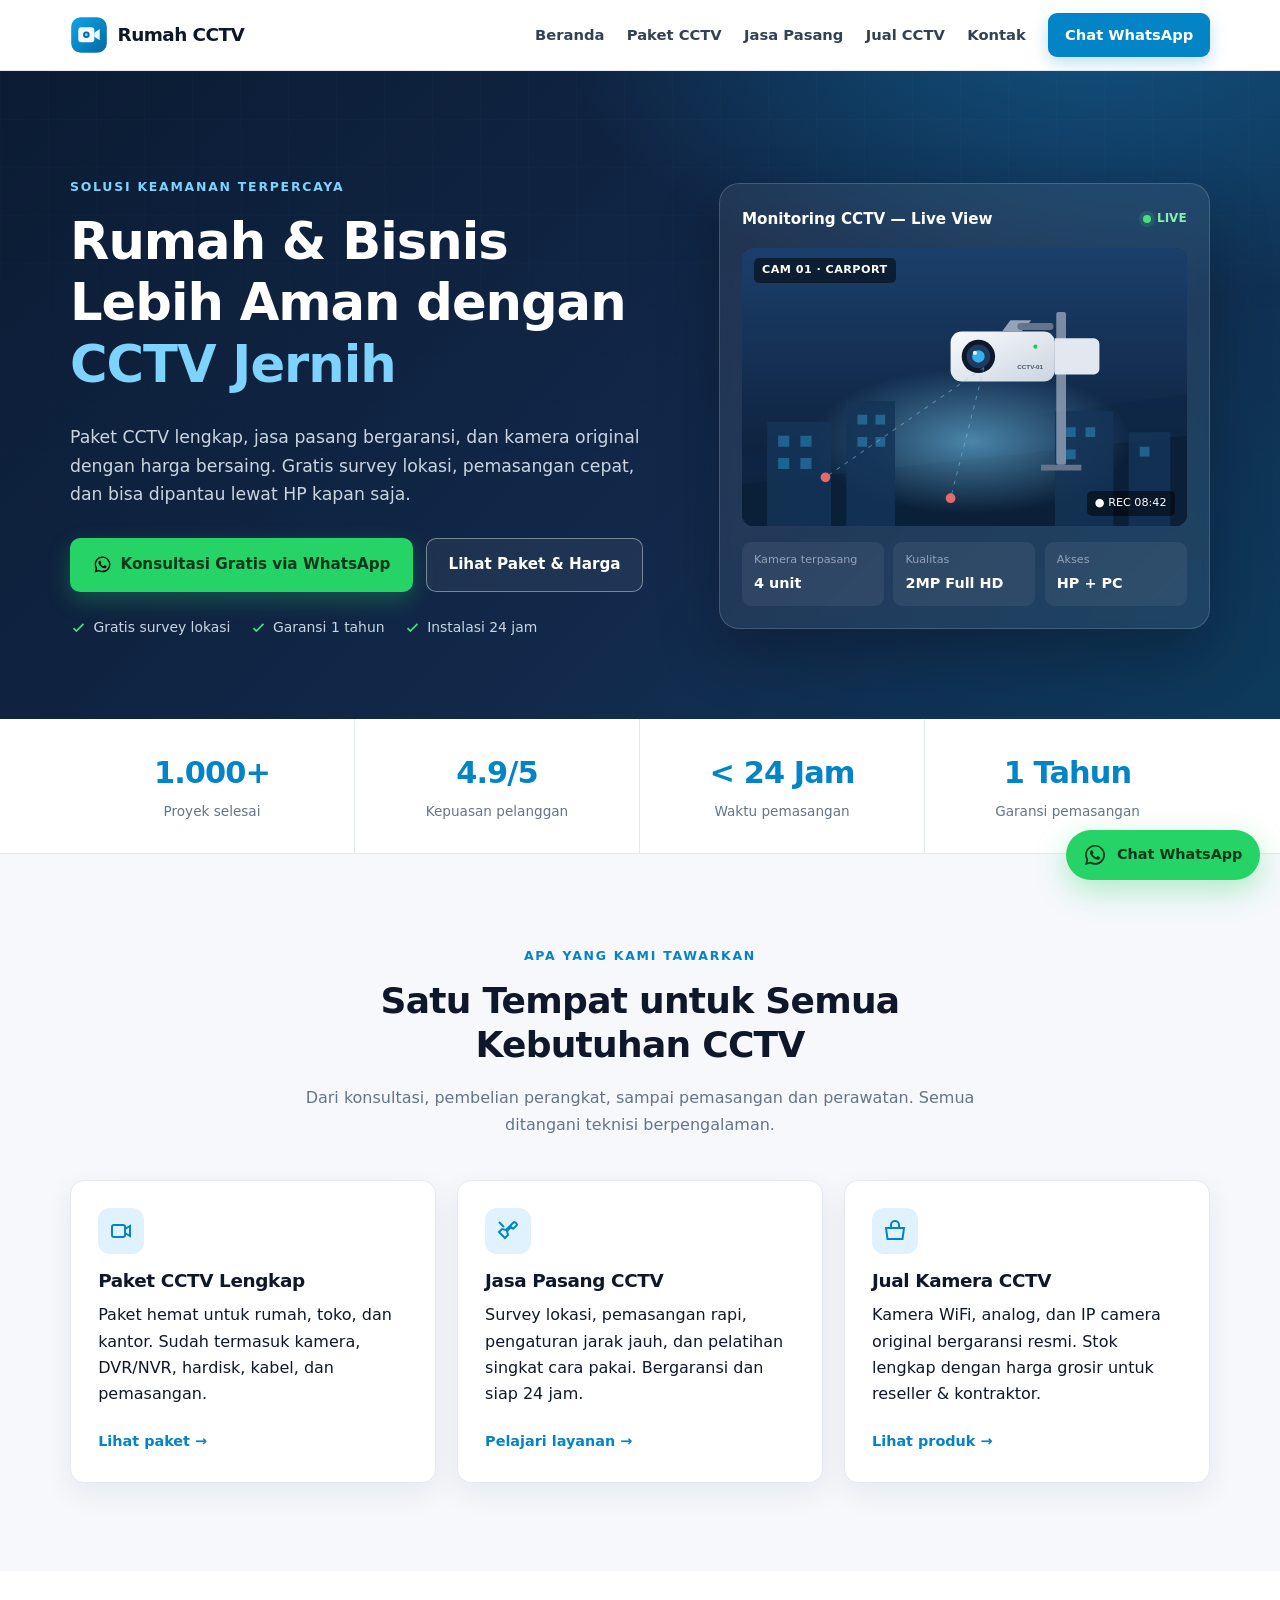
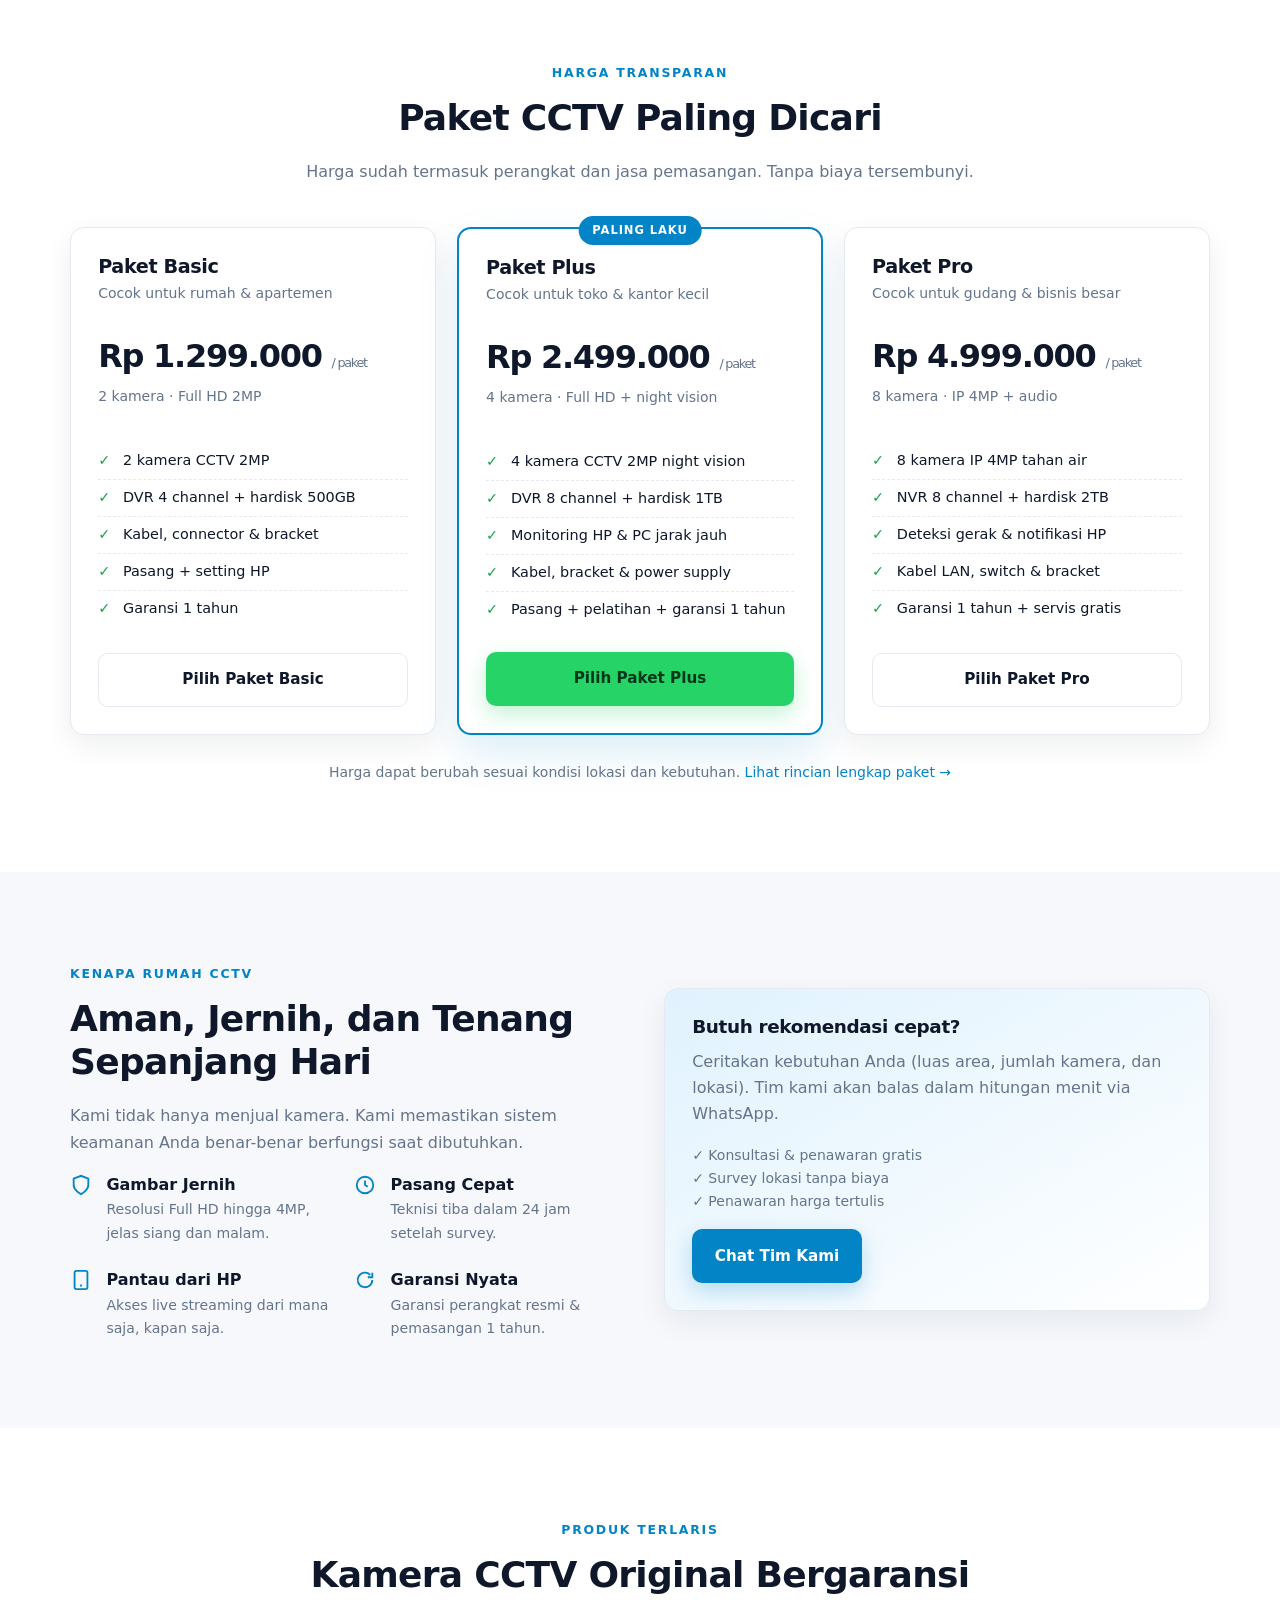
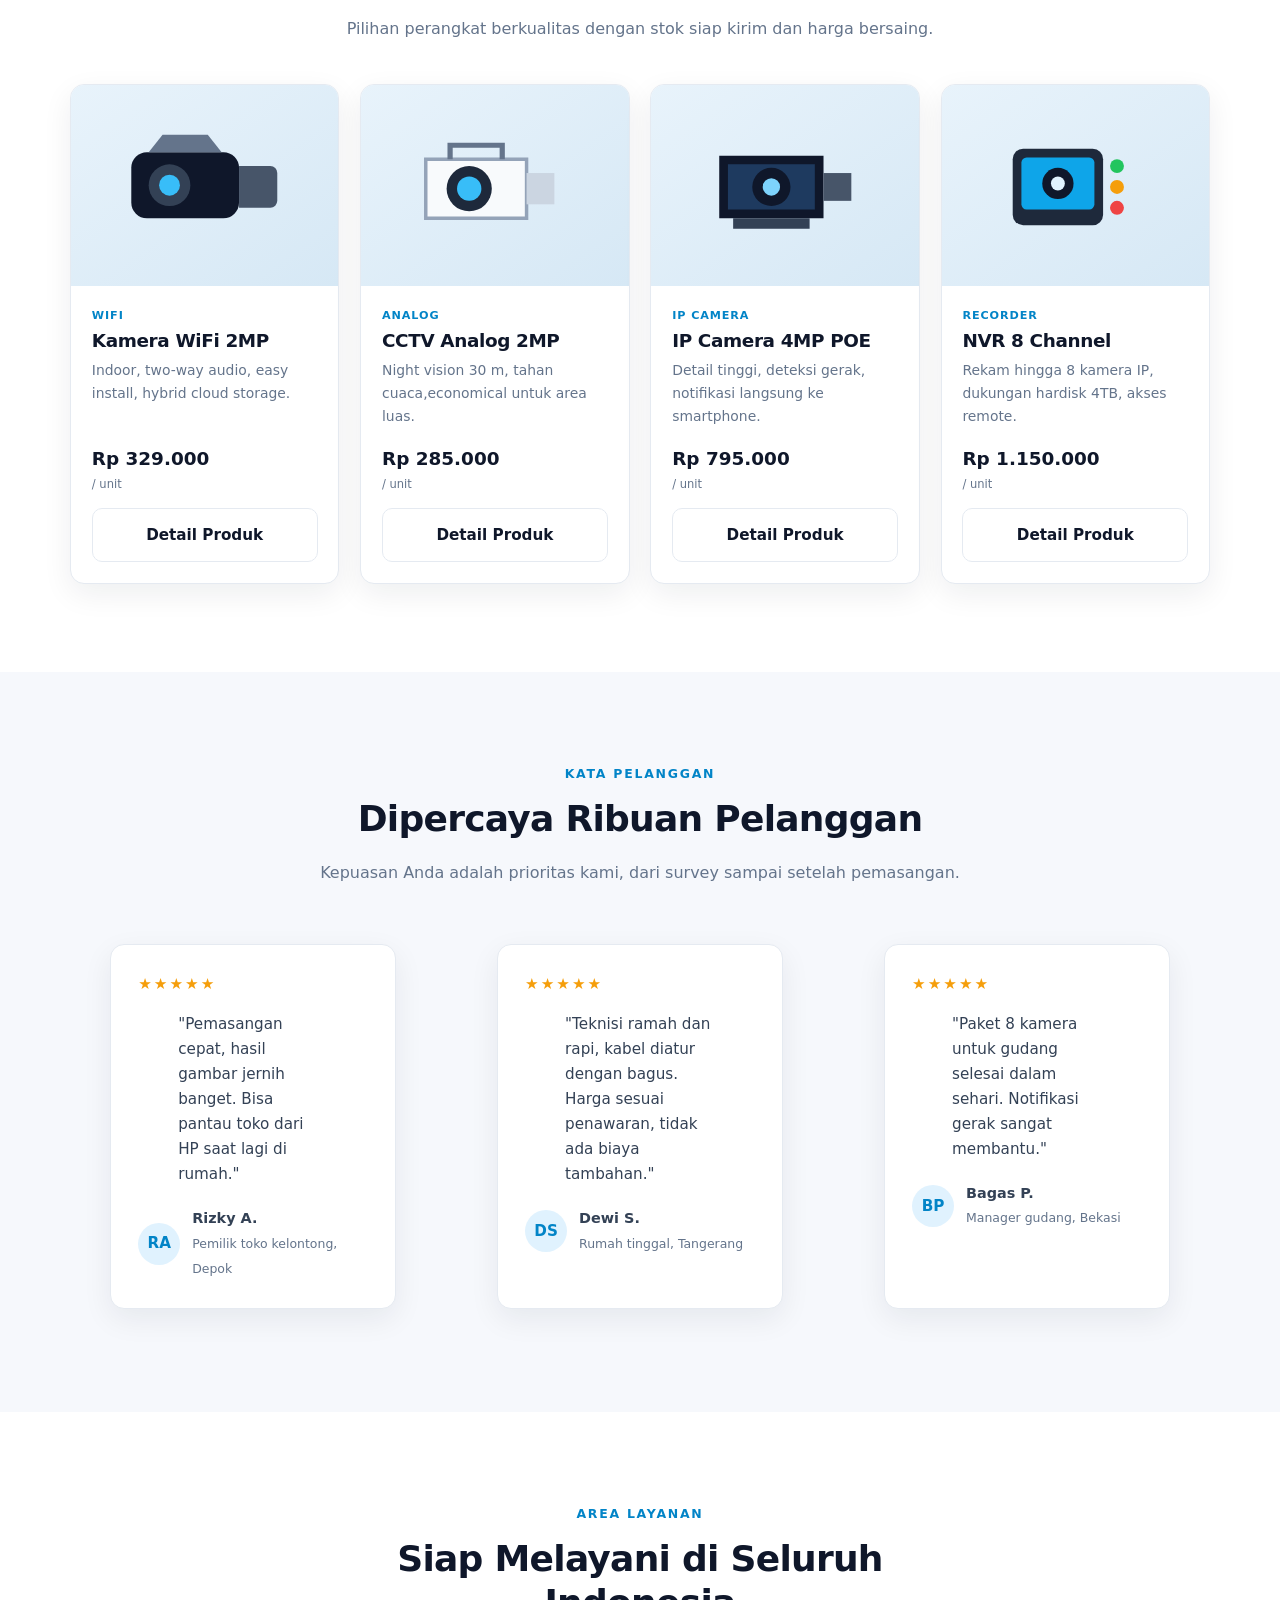
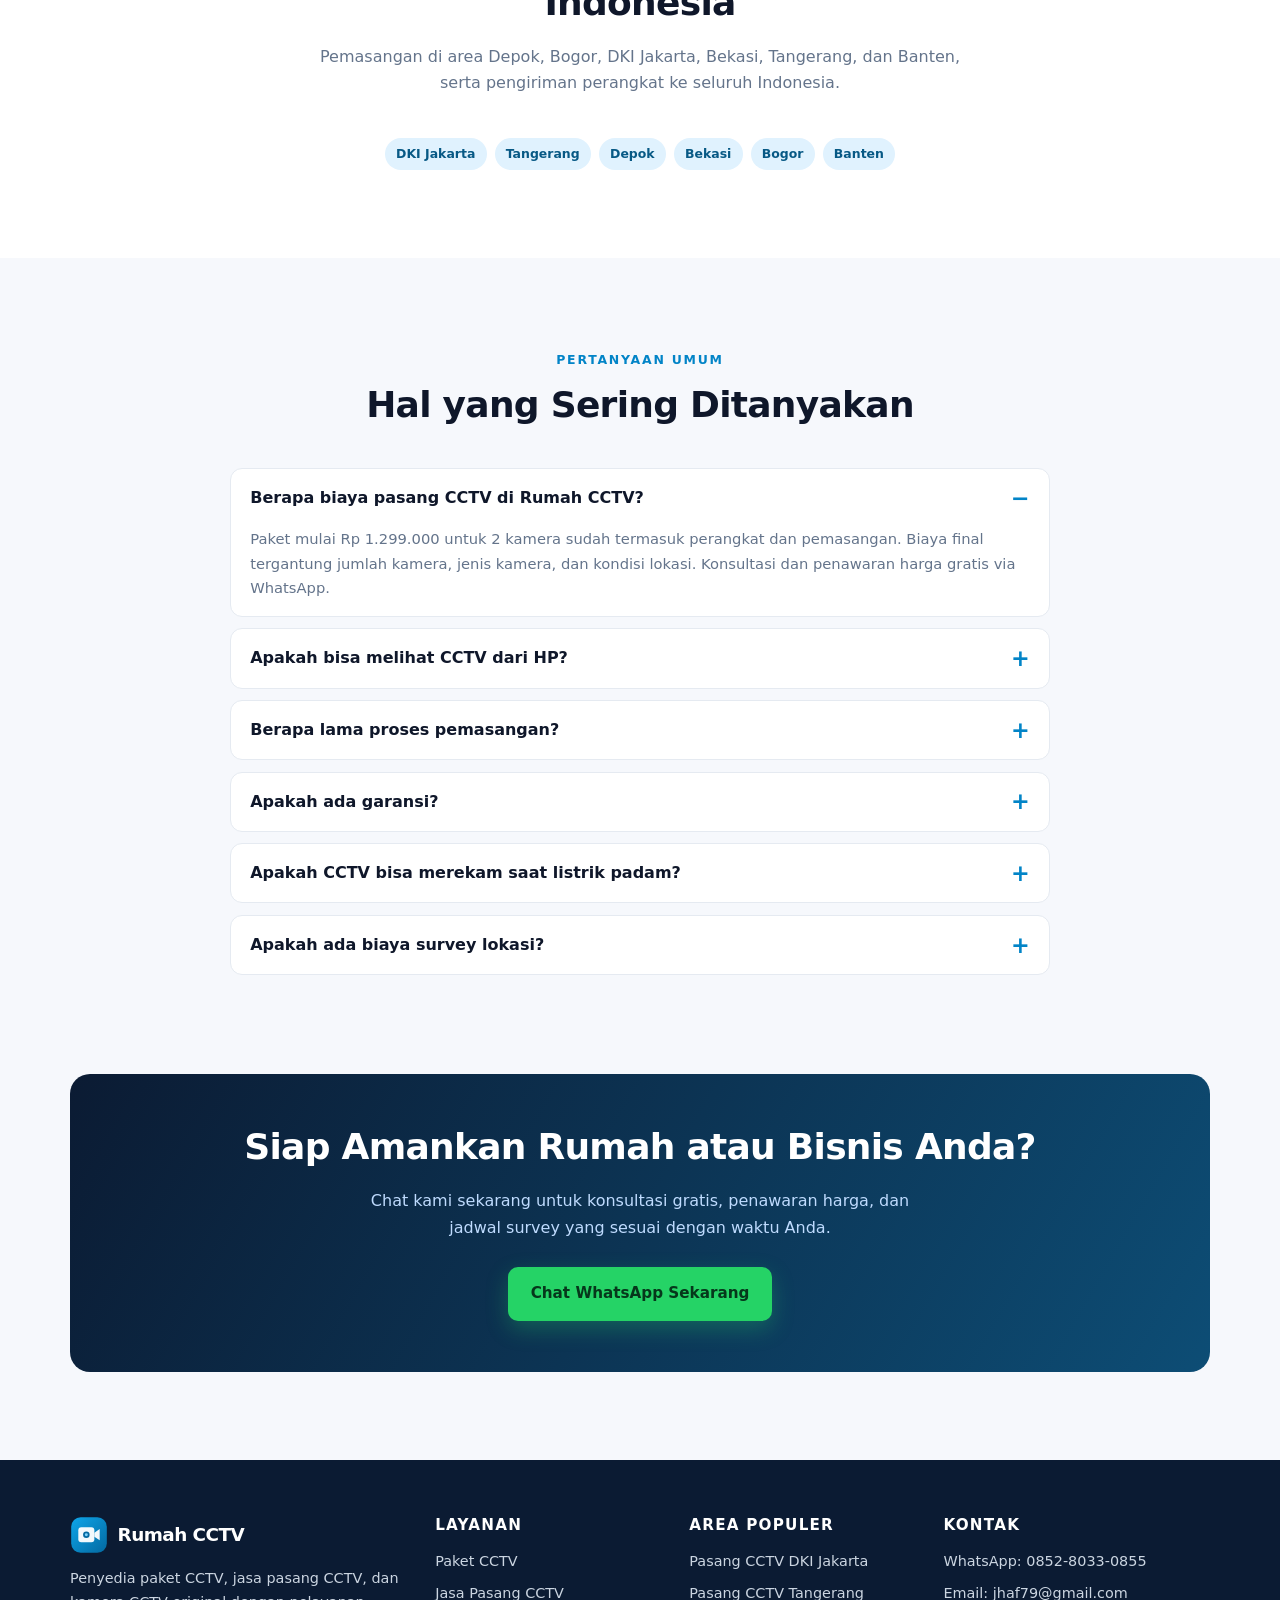
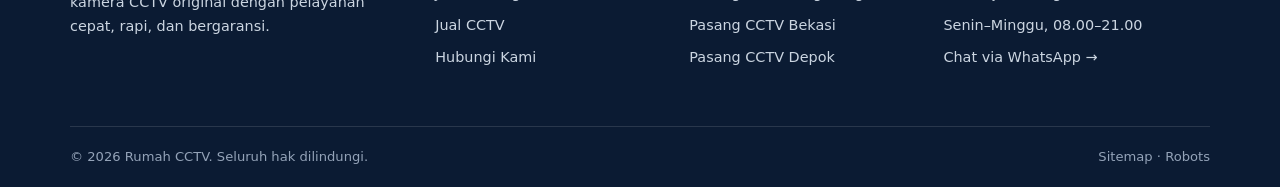
<file: index.html>
<!DOCTYPE html>
<html lang="id">
<head>
  <meta charset="UTF-8">
  <meta name="viewport" content="width=device-width, initial-scale=1">
  <title>Rumah CCTV — Paket CCTV, Jasa Pasang &amp; Jual CCTV Terpercaya</title>
  <meta name="description" content="Paket CCTV mulai Rp 1,3 juta, jasa pasang CCTV bergaransi, dan jual kamera CCTV original. Gratis survey, pemasangan 24 jam, konsultasi via WhatsApp.">
  <meta name="keywords" content="paket cctv, jasa pasang cctv, jual cctv, cctv murah, instalasi cctv, kamera cctv wifi, cctv rumah, cctv toko">
  <meta name="robots" content="index, follow, max-image-preview:large">
  <meta name="theme-color" content="#0b1b33">
  <link rel="canonical" href="https://rumahcctv.my.id/">
  <meta property="og:type" content="website">
  <meta property="og:site_name" content="Rumah CCTV">
  <meta property="og:locale" content="id_ID">
  <meta property="og:title" content="Rumah CCTV — Paket CCTV, Jasa Pasang &amp; Jual CCTV Terpercaya">
  <meta property="og:description" content="Paket CCTV mulai Rp 1,3 juta, jasa pasang CCTV bergaransi, dan jual kamera CCTV original. Gratis survey, pemasangan 24 jam.">
  <meta property="og:url" content="https://rumahcctv.my.id/">
  <meta property="og:image" content="https://rumahcctv.my.id/assets/img/og-image.png">
  <meta name="twitter:card" content="summary_large_image">
  <meta name="twitter:title" content="Rumah CCTV — Paket CCTV, Jasa Pasang &amp; Jual CCTV Terpercaya">
  <meta name="twitter:description" content="Gratis survey, pemasangan 24 jam, garansi 1 tahun. Chat WhatsApp untuk konsultasi CCTV.">
  <meta name="twitter:image" content="https://rumahcctv.my.id/assets/img/og-image.png">
  <link rel="icon" type="image/svg+xml" href="/assets/img/favicon.svg">
  <link rel="preload" as="style" href="/assets/css/style.css">
  <link rel="stylesheet" href="/assets/css/style.css">
  <script type="application/ld+json">
  {
    "@context": "https://schema.org",
    "@graph": [
      {
        "@type": "LocalBusiness",
        "@id": "https://rumahcctv.my.id/#business",
        "name": "Rumah CCTV",
        "description": "Jasa pasang CCTV, penjualan kamera CCTV original, dan paket CCTV lengkap untuk rumah, toko, kantor, dan gudang.",
        "url": "https://rumahcctv.my.id/",
        "telephone": "+6285280330855",
        "email": "jhaf79@gmail.com",
        "priceRange": "Rp1.000.000 - Rp50.000.000",
        "image": "https://rumahcctv.my.id/assets/img/og-image.png",
        "logo": "https://rumahcctv.my.id/assets/img/logo.svg",
        "currenciesAccepted": "IDR",
        "paymentAccepted": "Tunai, Transfer Bank, E-Wallet",
        "areaServed": ["Depok", "Bogor", "DKI Jakarta", "Bekasi", "Tangerang", "Banten"],
        "address": {
          "@type": "PostalAddress",
          "addressLocality": "Depok",
          "addressRegion": "Jawa Barat",
          "addressCountry": "ID"
        },
        "openingHoursSpecification": [{
          "@type": "OpeningHoursSpecification",
          "dayOfWeek": ["Monday","Tuesday","Wednesday","Thursday","Friday","Saturday","Sunday"],
          "opens": "08:00",
          "closes": "21:00"
        }],
        "hasOfferCatalog": {
          "@type": "OfferCatalog",
          "name": "Layanan Rumah CCTV",
          "itemListElement": [
            { "@type": "Offer", "itemOffered": { "@type": "Service", "name": "Jasa Pasang CCTV" } },
            { "@type": "Offer", "itemOffered": { "@type": "Product", "name": "Kamera CCTV Original" } },
            { "@type": "Offer", "itemOffered": { "@type": "Service", "name": "Paket CCTV Rumah dan Toko" } }
          ]
        }
      },
      {
        "@type": "WebSite",
        "@id": "https://rumahcctv.my.id/#website",
        "url": "https://rumahcctv.my.id/",
        "name": "Rumah CCTV",
        "inLanguage": "id-ID",
        "publisher": { "@id": "https://rumahcctv.my.id/#business" }
      }
    ]
  }
  </script>
  <script src="/assets/js/main.js" defer></script>
</head>
<body>
  <a class="skip-link" href="#main">Lewati ke konten</a>

  <header class="site-header">
    <div class="container header-inner">
      <a class="brand" href="/" aria-label="Rumah CCTV, beranda">
        <img src="/assets/img/logo.svg" alt="Logo Rumah CCTV" width="38" height="38">
        <span>Rumah CCTV</span>
      </a>
      <button class="menu-toggle" type="button" aria-label="Buka menu" aria-controls="main-nav" aria-expanded="false">☰</button>
      <nav class="nav" id="main-nav" aria-label="Navigasi utama">
        <a href="/">Beranda</a>
        <a href="/paket-cctv.html">Paket CCTV</a>
        <a href="/jasa-pasang-cctv.html">Jasa Pasang</a>
        <a href="/jual-cctv.html">Jual CCTV</a>
        <a href="/kontak.html">Kontak</a>
        <a class="nav__cta" href="https://wa.me/6285280330855?text=Halo%20Rumah%20CCTV%2C%20saya%20ingin%20konsultasi%20CCTV" target="_blank" rel="noopener">Chat WhatsApp</a>
      </nav>
    </div>
  </header>

  <main id="main">
    <!-- HERO -->
    <section class="hero">
      <div class="container hero__grid">
        <div>
          <span class="eyebrow" style="color:#7dd3fc">Solusi Keamanan Terpercaya</span>
          <h1>Rumah &amp; Bisnis Lebih Aman dengan <em>CCTV Jernih</em></h1>
          <p class="lead">Paket CCTV lengkap, jasa pasang bergaransi, dan kamera original dengan harga bersaing. Gratis survey lokasi, pemasangan cepat, dan bisa dipantau lewat HP kapan saja.</p>
          <div class="hero__actions">
            <a class="btn btn--whatsapp" href="https://wa.me/6285280330855?text=Halo%20Rumah%20CCTV%2C%20saya%20ingin%20konsultasi%20paket%20CCTV" target="_blank" rel="noopener">
              <svg viewBox="0 0 24 24" aria-hidden="true"><path d="M12.04 2C6.58 2 2.13 6.45 2.13 11.91c0 1.75.46 3.45 1.32 4.95L2 22l5.25-1.38a9.9 9.9 0 0 0 4.79 1.22h.01c5.46 0 9.91-4.45 9.91-9.91 0-2.65-1.03-5.14-2.9-7.01A9.82 9.82 0 0 0 12.04 2Zm0 18.02h-.01a8.2 8.2 0 0 1-4.18-1.15l-.3-.18-3.11.82.83-3.03-.2-.31a8.18 8.18 0 0 1-1.26-4.36c0-4.52 3.68-8.2 8.21-8.2 2.19 0 4.25.85 5.8 2.4a8.15 8.15 0 0 1 2.4 5.8c0 4.52-3.68 8.19-8.18 8.19Zm4.5-6.13c-.25-.13-1.46-.72-1.69-.8-.23-.08-.39-.13-.56.13-.16.25-.64.8-.78.97-.14.16-.29.18-.53.06-.25-.13-1.04-.38-1.98-1.22-.73-.65-1.23-1.46-1.37-1.71-.14-.25-.01-.38.11-.5.11-.11.25-.29.37-.43.13-.14.17-.25.25-.42.08-.16.04-.31-.02-.44-.06-.13-.56-1.35-.77-1.84-.2-.49-.4-.42-.56-.43h-.48c-.16 0-.44.06-.67.31-.23.25-.88.86-.88 2.1s.9 2.43 1.02 2.6c.13.16 1.77 2.7 4.29 3.79.6.26 1.07.41 1.43.53.6.19 1.15.16 1.58.1.48-.07 1.46-.6 1.67-1.17.2-.58.2-1.07.14-1.17-.06-.11-.23-.16-.48-.29Z"/></svg>
              Konsultasi Gratis via WhatsApp
            </a>
            <a class="btn btn--ghost" href="/paket-cctv.html">Lihat Paket &amp; Harga</a>
          </div>
          <div class="hero__trust">
            <span><svg viewBox="0 0 24 24" fill="none" stroke="currentColor" stroke-width="2.5"><path d="m5 13 4 4L19 7"/></svg> Gratis survey lokasi</span>
            <span><svg viewBox="0 0 24 24" fill="none" stroke="currentColor" stroke-width="2.5"><path d="m5 13 4 4L19 7"/></svg> Garansi 1 tahun</span>
            <span><svg viewBox="0 0 24 24" fill="none" stroke="currentColor" stroke-width="2.5"><path d="m5 13 4 4L19 7"/></svg> Instalasi 24 jam</span>
          </div>
        </div>
        <div class="hero-card">
          <div class="hero-card__top">
            <strong>Monitoring CCTV — Live View</strong>
            <span class="live-dot">LIVE</span>
          </div>
          <div class="cam-frame">
            <img src="/assets/img/hero-camera.svg" alt="Ilustrasi kamera CCTV yang memantau area rumah dan gedung" width="640" height="400" loading="eager" decoding="async">
            <span class="cam-frame__label">CAM 01 · CARPORT</span>
            <span class="cam-frame__time">● REC 08:42</span>
          </div>
          <div class="hero-card__foot">
            <div><small>Kamera terpasang</small><strong>4 unit</strong></div>
            <div><small>Kualitas</small><strong>2MP Full HD</strong></div>
            <div><small>Akses</small><strong>HP + PC</strong></div>
          </div>
        </div>
      </div>
    </section>

    <!-- STATS -->
    <section class="stats" aria-label="Statistik Rumah CCTV">
      <div class="container stats__grid">
        <div class="stat"><strong>1.000+</strong><span>Proyek selesai</span></div>
        <div class="stat"><strong>4.9/5</strong><span>Kepuasan pelanggan</span></div>
        <div class="stat"><strong>&lt; 24 Jam</strong><span>Waktu pemasangan</span></div>
        <div class="stat"><strong>1 Tahun</strong><span>Garansi pemasangan</span></div>
      </div>
    </section>

    <!-- LAYANAN -->
    <section class="section">
      <div class="container">
        <div class="section__head">
          <span class="eyebrow">Apa yang Kami Tawarkan</span>
          <h2>Satu Tempat untuk Semua Kebutuhan CCTV</h2>
          <p>Dari konsultasi, pembelian perangkat, sampai pemasangan dan perawatan. Semua ditangani teknisi berpengalaman.</p>
        </div>
        <div class="grid grid--3">
          <article class="card">
            <div class="card__icon"><svg viewBox="0 0 24 24" fill="none" stroke="currentColor" stroke-width="2"><rect x="3" y="6" width="13" height="12" rx="2"/><path d="m16 10 5-3v10l-5-3z"/></svg></div>
            <h3>Paket CCTV Lengkap</h3>
            <p>Paket hemat untuk rumah, toko, dan kantor. Sudah termasuk kamera, DVR/NVR, hardisk, kabel, dan pemasangan.</p>
            <a class="card__link" href="/paket-cctv.html">Lihat paket →</a>
          </article>
          <article class="card">
            <div class="card__icon"><svg viewBox="0 0 24 24" fill="none" stroke="currentColor" stroke-width="2"><path d="M14.7 6.3a1 1 0 0 0 0 1.4l1.6 1.6a1 1 0 0 0 1.4 0l3-3a1 1 0 0 0 0-1.4l-1.6-1.6a1 1 0 0 0-1.4 0z"/><path d="m14 7-4 4-4-1-3 3 6 6 3-3-1-4 4-4"/><path d="m3 3 5 5"/></svg></div>
            <h3>Jasa Pasang CCTV</h3>
            <p>Survey lokasi, pemasangan rapi, pengaturan jarak jauh, dan pelatihan singkat cara pakai. Bergaransi dan siap 24 jam.</p>
            <a class="card__link" href="/jasa-pasang-cctv.html">Pelajari layanan →</a>
          </article>
          <article class="card">
            <div class="card__icon"><svg viewBox="0 0 24 24" fill="none" stroke="currentColor" stroke-width="2"><path d="M3 9h18l-1.5 11h-15L3 9Z"/><path d="M8 9V6a4 4 0 0 1 8 0v3"/></svg></div>
            <h3>Jual Kamera CCTV</h3>
            <p>Kamera WiFi, analog, dan IP camera original bergaransi resmi. Stok lengkap dengan harga grosir untuk reseller &amp; kontraktor.</p>
            <a class="card__link" href="/jual-cctv.html">Lihat produk →</a>
          </article>
        </div>
      </div>
    </section>

    <!-- PAKET UNGGULAN -->
    <section class="section section--alt">
      <div class="container">
        <div class="section__head">
          <span class="eyebrow">Harga Transparan</span>
          <h2>Paket CCTV Paling Dicari</h2>
          <p>Harga sudah termasuk perangkat dan jasa pemasangan. Tanpa biaya tersembunyi.</p>
        </div>
        <div class="grid grid--3">
          <article class="card price-card">
            <h3>Paket Basic</h3>
            <p class="muted small">Cocok untuk rumah &amp; apartemen</p>
            <div class="price">Rp 1.299.000 <small>/ paket</small></div>
            <p class="muted small">2 kamera · Full HD 2MP</p>
            <ul>
              <li>2 kamera CCTV 2MP</li>
              <li>DVR 4 channel + hardisk 500GB</li>
              <li>Kabel, connector &amp; bracket</li>
              <li>Pasang + setting HP</li>
              <li>Garansi 1 tahun</li>
            </ul>
            <a class="btn btn--outline btn--block" href="https://wa.me/6285280330855?text=Halo%20Rumah%20CCTV%2C%20saya%20tertarik%20dengan%20Paket%20Basic%20CCTV" target="_blank" rel="noopener">Pilih Paket Basic</a>
          </article>
          <article class="card price-card price-card--featured">
            <span class="price-card__badge">Paling Laku</span>
            <h3>Paket Plus</h3>
            <p class="muted small">Cocok untuk toko &amp; kantor kecil</p>
            <div class="price">Rp 2.499.000 <small>/ paket</small></div>
            <p class="muted small">4 kamera · Full HD + night vision</p>
            <ul>
              <li>4 kamera CCTV 2MP night vision</li>
              <li>DVR 8 channel + hardisk 1TB</li>
              <li>Monitoring HP &amp; PC jarak jauh</li>
              <li>Kabel, bracket &amp; power supply</li>
              <li>Pasang + pelatihan + garansi 1 tahun</li>
            </ul>
            <a class="btn btn--whatsapp btn--block" href="https://wa.me/6285280330855?text=Halo%20Rumah%20CCTV%2C%20saya%20tertarik%20dengan%20Paket%20Plus%20CCTV" target="_blank" rel="noopener">Pilih Paket Plus</a>
          </article>
          <article class="card price-card">
            <h3>Paket Pro</h3>
            <p class="muted small">Cocok untuk gudang &amp; bisnis besar</p>
            <div class="price">Rp 4.999.000 <small>/ paket</small></div>
            <p class="muted small">8 kamera · IP 4MP + audio</p>
            <ul>
              <li>8 kamera IP 4MP tahan air</li>
              <li>NVR 8 channel + hardisk 2TB</li>
              <li>Deteksi gerak &amp; notifikasi HP</li>
              <li>Kabel LAN, switch &amp; bracket</li>
              <li>Garansi 1 tahun + servis gratis</li>
            </ul>
            <a class="btn btn--outline btn--block" href="https://wa.me/6285280330855?text=Halo%20Rumah%20CCTV%2C%20saya%20tertarik%20dengan%20Paket%20Pro%20CCTV" target="_blank" rel="noopener">Pilih Paket Pro</a>
          </article>
        </div>
        <p class="center muted small" style="margin:1.6rem 0 0">Harga dapat berubah sesuai kondisi lokasi dan kebutuhan. <a href="/paket-cctv.html">Lihat rincian lengkap paket →</a></p>
      </div>
    </section>

    <!-- KEUNGGULAN -->
    <section class="section">
      <div class="container grid grid--2" style="gap:3rem; align-items:center">
        <div>
          <span class="eyebrow">Kenapa Rumah CCTV</span>
          <h2>Aman, Jernih, dan Tenang Sepanjang Hari</h2>
          <p class="muted">Kami tidak hanya menjual kamera. Kami memastikan sistem keamanan Anda benar-benar berfungsi saat dibutuhkan.</p>
          <div class="grid grid--2" style="gap:1.4rem">
            <div class="benefit"><svg viewBox="0 0 24 24" fill="none" stroke="currentColor" stroke-width="2"><path d="M12 22s8-4 8-10V5l-8-3-8 3v7c0 6 8 10 8 10Z"/></svg><div><strong>Gambar Jernih</strong><p>Resolusi Full HD hingga 4MP, jelas siang dan malam.</p></div></div>
            <div class="benefit"><svg viewBox="0 0 24 24" fill="none" stroke="currentColor" stroke-width="2"><circle cx="12" cy="12" r="9"/><path d="M12 7v5l3 2"/></svg><div><strong>Pasang Cepat</strong><p>Teknisi tiba dalam 24 jam setelah survey.</p></div></div>
            <div class="benefit"><svg viewBox="0 0 24 24" fill="none" stroke="currentColor" stroke-width="2"><rect x="5" y="2" width="14" height="20" rx="2"/><path d="M11 18h2"/></svg><div><strong>Pantau dari HP</strong><p>Akses live streaming dari mana saja, kapan saja.</p></div></div>
            <div class="benefit"><svg viewBox="0 0 24 24" fill="none" stroke="currentColor" stroke-width="2"><path d="M20 12a8 8 0 1 1-2.3-5.7"/><path d="M20 4v5h-5"/></svg><div><strong>Garansi Nyata</strong><p>Garansi perangkat resmi &amp; pemasangan 1 tahun.</p></div></div>
          </div>
        </div>
        <div class="card" style="background:linear-gradient(150deg,#e0f2fe,#fff)">
          <h3>Butuh rekomendasi cepat?</h3>
          <p class="muted">Ceritakan kebutuhan Anda (luas area, jumlah kamera, dan lokasi). Tim kami akan balas dalam hitungan menit via WhatsApp.</p>
          <ul class="muted small" style="list-style:none;padding:0">
            <li>✓ Konsultasi &amp; penawaran gratis</li>
            <li>✓ Survey lokasi tanpa biaya</li>
            <li>✓ Penawaran harga tertulis</li>
          </ul>
          <a class="btn btn--primary" href="https://wa.me/6285280330855?text=Halo%20Rumah%20CCTV%2C%20tolong%20bantu%20rekomendasikan%20paket%20CCTV%20untuk%20lokasi%20saya" target="_blank" rel="noopener">Chat Tim Kami</a>
        </div>
      </div>
    </section>

    <!-- PRODUK -->
    <section class="section section--alt">
      <div class="container">
        <div class="section__head">
          <span class="eyebrow">Produk Terlaris</span>
          <h2>Kamera CCTV Original Bergaransi</h2>
          <p>Pilihan perangkat berkualitas dengan stok siap kirim dan harga bersaing.</p>
        </div>
        <div class="grid grid--4">
          <article class="card product">
            <div class="product__img"><svg viewBox="0 0 120 90" fill="none"><rect x="18" y="26" width="62" height="38" rx="9" fill="#0f172a"/><circle cx="40" cy="45" r="12" fill="#334155"/><circle cx="40" cy="45" r="6" fill="#38bdf8"/><path d="M80 34h18a4 4 0 0 1 4 4v16a4 4 0 0 1-4 4H80z" fill="#475569"/><path d="M28 26h42l-8-10H36z" fill="#64748b"/></svg></div>
            <div class="product__body">
              <span class="product__tag">WiFi</span>
              <h3>Kamera WiFi 2MP</h3>
              <p>Indoor, two-way audio, easy install, hybrid cloud storage.</p>
              <div class="product__price">Rp 329.000 <small>/ unit</small></div>
              <a class="btn btn--outline btn--block small" href="/jual-cctv.html">Detail Produk</a>
            </div>
          </article>
          <article class="card product">
            <div class="product__img"><svg viewBox="0 0 120 90" fill="none"><path d="M20 30h58v34H20z" fill="#f8fafc" stroke="#94a3b8" stroke-width="2"/><circle cx="45" cy="47" r="13" fill="#1e293b"/><circle cx="45" cy="47" r="7" fill="#38bdf8"/><path d="M78 38h16v18H78z" fill="#cbd5e1"/><path d="M34 30v-8h30v8" stroke="#64748b" stroke-width="3"/></svg></div>
            <div class="product__body">
              <span class="product__tag">Analog</span>
              <h3>CCTV Analog 2MP</h3>
              <p>Night vision 30 m, tahan cuaca,economical untuk area luas.</p>
              <div class="product__price">Rp 285.000 <small>/ unit</small></div>
              <a class="btn btn--outline btn--block small" href="/jual-cctv.html">Detail Produk</a>
            </div>
          </article>
          <article class="card product">
            <div class="product__img"><svg viewBox="0 0 120 90" fill="none"><path d="M22 28h60v36H22z" fill="#0f172a"/><path d="M27 33h50v26H27z" fill="#1e3a5f"/><circle cx="52" cy="46" r="11" fill="#0f172a"/><circle cx="52" cy="46" r="5" fill="#7dd3fc"/><path d="M82 38h16v16H82z" fill="#475569"/><path d="M30 64v6h44v-6" fill="#334155"/></svg></div>
            <div class="product__body">
              <span class="product__tag">IP Camera</span>
              <h3>IP Camera 4MP POE</h3>
              <p>Detail tinggi, deteksi gerak, notifikasi langsung ke smartphone.</p>
              <div class="product__price">Rp 795.000 <small>/ unit</small></div>
              <a class="btn btn--outline btn--block small" href="/jual-cctv.html">Detail Produk</a>
            </div>
          </article>
          <article class="card product">
            <div class="product__img"><svg viewBox="0 0 120 90" fill="none"><rect x="24" y="24" width="52" height="44" rx="6" fill="#1e293b"/><rect x="29" y="29" width="42" height="30" rx="3" fill="#0ea5e9"/><circle cx="50" cy="44" r="9" fill="#0f172a"/><circle cx="50" cy="44" r="4" fill="#e0f2fe"/><circle cx="84" cy="34" r="4" fill="#22c55e"/><circle cx="84" cy="46" r="4" fill="#f59e0b"/><circle cx="84" cy="58" r="4" fill="#ef4444"/></svg></div>
            <div class="product__body">
              <span class="product__tag">Recorder</span>
              <h3>NVR 8 Channel</h3>
              <p>Rekam hingga 8 kamera IP, dukungan hardisk 4TB, akses remote.</p>
              <div class="product__price">Rp 1.150.000 <small>/ unit</small></div>
              <a class="btn btn--outline btn--block small" href="/jual-cctv.html">Detail Produk</a>
            </div>
          </article>
        </div>
      </div>
    </section>

    <!-- TESTIMONI -->
    <section class="section">
      <div class="container">
        <div class="section__head">
          <span class="eyebrow">Kata Pelanggan</span>
          <h2>Dipercaya Ribuan Pelanggan</h2>
          <p>Kepuasan Anda adalah prioritas kami, dari survey sampai setelah pemasangan.</p>
        </div>
        <div class="grid grid--3">
          <figure class="card quote">
            <div class="stars" aria-label="5 dari 5 bintang">★★★★★</div>
            <blockquote>"Pemasangan cepat, hasil gambar jernih banget. Bisa pantau toko dari HP saat lagi di rumah."</blockquote>
            <figcaption class="person"><span class="avatar">RA</span><span><strong>Rizky A.</strong><small>Pemilik toko kelontong, Depok</small></span></figcaption>
          </figure>
          <figure class="card quote">
            <div class="stars" aria-label="5 dari 5 bintang">★★★★★</div>
            <blockquote>"Teknisi ramah dan rapi, kabel diatur dengan bagus. Harga sesuai penawaran, tidak ada biaya tambahan."</blockquote>
            <figcaption class="person"><span class="avatar">DS</span><span><strong>Dewi S.</strong><small>Rumah tinggal, Tangerang</small></span></figcaption>
          </figure>
          <figure class="card quote">
            <div class="stars" aria-label="5 dari 5 bintang">★★★★★</div>
            <blockquote>"Paket 8 kamera untuk gudang selesai dalam sehari. Notifikasi gerak sangat membantu."</blockquote>
            <figcaption class="person"><span class="avatar">BP</span><span><strong>Bagas P.</strong><small>Manager gudang, Bekasi</small></span></figcaption>
          </figure>
        </div>
      </div>
    </section>

    <!-- AREA -->
    <section class="section section--alt">
      <div class="container">
        <div class="section__head">
          <span class="eyebrow">Area Layanan</span>
          <h2>Siap Melayani di Seluruh Indonesia</h2>
          <p>Pemasangan di area Depok, Bogor, DKI Jakarta, Bekasi, Tangerang, dan Banten, serta pengiriman perangkat ke seluruh Indonesia.</p>
        </div>
        <div class="center badge-row" style="justify-content:center">
          <span class="badge">DKI Jakarta</span><span class="badge">Tangerang</span><span class="badge">Depok</span>
          <span class="badge">Bekasi</span><span class="badge">Bogor</span><span class="badge">Banten</span>
          
        </div>
      </div>
    </section>

    <!-- FAQ -->
    <section class="section">
      <div class="container" style="max-width:820px">
        <div class="section__head">
          <span class="eyebrow">Pertanyaan Umum</span>
          <h2>Hal yang Sering Ditanyakan</h2>
        </div>
        <div class="faq">
          <details open><summary>Berapa biaya pasang CCTV di Rumah CCTV?</summary><p>Paket mulai Rp 1.299.000 untuk 2 kamera sudah termasuk perangkat dan pemasangan. Biaya final tergantung jumlah kamera, jenis kamera, dan kondisi lokasi. Konsultasi dan penawaran harga gratis via WhatsApp.</p></details>
          <details><summary>Apakah bisa melihat CCTV dari HP?</summary><p>Ya. Semua paket kami sudah di-setting agar bisa diakses lewat aplikasi di smartphone (Android/iOS) dan komputer, baik di dalam maupun luar jaringan.</p></details>
          <details><summary>Berapa lama proses pemasangan?</summary><p>Untuk rumah dan toko kecil, pemasangan umumnya selesai dalam 1 hari kerja. Untuk proyek besar dengan banyak kamera, estimasi 2–3 hari kerja setelah survey.</p></details>
          <details><summary>Apakah ada garansi?</summary><p>Ada. Kami memberikan garansi pemasangan 1 tahun dan garansi resmi perangkat sesuai merek (umumnya 1–3 tahun).</p></details>
          <details><summary>Apakah CCTV bisa merekam saat listrik padam?</summary><p>Bisa, dengan tambahan UPS atau power backup. Kami juga menyarankan hardisk dan DVR/NVR yang terhubung ke UPS agar rekaman tetap aman.</p></details>
          <details><summary>Apakah ada biaya survey lokasi?</summary><p>Gratis untuk area Depok, Bogor, DKI Jakarta, Bekasi, Tangerang, dan Banten. Untuk luar area, biaya transport disesuaikan dengan lokasi dan dikonfirmasi terlebih dahulu.</p></details>
        </div>
      </div>
    </section>

    <!-- CTA -->
    <section class="section" style="padding-top:0">
      <div class="container">
        <div class="cta-band">
          <h2>Siap Amankan Rumah atau Bisnis Anda?</h2>
          <p>Chat kami sekarang untuk konsultasi gratis, penawaran harga, dan jadwal survey yang sesuai dengan waktu Anda.</p>
          <a class="btn btn--whatsapp" href="https://wa.me/6285280330855?text=Halo%20Rumah%20CCTV%2C%20saya%20mau%20konsultasi%20dan%20jadwalkan%20survey" target="_blank" rel="noopener">Chat WhatsApp Sekarang</a>
        </div>
      </div>
    </section>
  </main>

  <footer class="site-footer">
    <div class="container">
      <div class="footer-grid">
        <div>
          <a class="brand" href="/"><img src="/assets/img/logo.svg" alt="Logo Rumah CCTV" width="38" height="38"><span>Rumah CCTV</span></a>
          <p>Penyedia paket CCTV, jasa pasang CCTV, dan kamera CCTV original dengan pelayanan cepat, rapi, dan bergaransi.</p>
        </div>
        <div>
          <h3>Layanan</h3>
          <ul>
            <li><a href="/paket-cctv.html">Paket CCTV</a></li>
            <li><a href="/jasa-pasang-cctv.html">Jasa Pasang CCTV</a></li>
            <li><a href="/jual-cctv.html">Jual CCTV</a></li>
            <li><a href="/kontak.html">Hubungi Kami</a></li>
          </ul>
        </div>
        <div>
          <h3>Area Populer</h3>
          <ul>
            <li><a href="/jasa-pasang-cctv.html">Pasang CCTV DKI Jakarta</a></li>
            <li><a href="/jasa-pasang-cctv.html">Pasang CCTV Tangerang</a></li>
            <li><a href="/jasa-pasang-cctv.html">Pasang CCTV Bekasi</a></li>
            <li><a href="/jasa-pasang-cctv.html">Pasang CCTV Depok</a></li>
          </ul>
        </div>
        <div>
          <h3>Kontak</h3>
          <ul>
            <li>WhatsApp: 0852-8033-0855</li>
            <li>Email: jhaf79@gmail.com</li>
            <li>Senin–Minggu, 08.00–21.00</li>
            <li><a href="https://wa.me/6285280330855?text=Halo%20Rumah%20CCTV" target="_blank" rel="noopener">Chat via WhatsApp →</a></li>
          </ul>
        </div>
      </div>
      <div class="footer-bottom">
        <span>© <span id="year">2026</span> Rumah CCTV. Seluruh hak dilindungi.</span>
        <span><a href="/sitemap.xml">Sitemap</a> · <a href="/robots.txt">Robots</a></span>
      </div>
    </div>
  </footer>

  <a class="wa-float" href="https://wa.me/6285280330855?text=Halo%20Rumah%20CCTV%2C%20saya%20butuh%20bantuan" target="_blank" rel="noopener" aria-label="Chat via WhatsApp">
    <svg viewBox="0 0 24 24" aria-hidden="true"><path d="M12.04 2C6.58 2 2.13 6.45 2.13 11.91c0 1.75.46 3.45 1.32 4.95L2 22l5.25-1.38a9.9 9.9 0 0 0 4.79 1.22h.01c5.46 0 9.91-4.45 9.91-9.91 0-2.65-1.03-5.14-2.9-7.01A9.82 9.82 0 0 0 12.04 2Zm0 18.02h-.01a8.2 8.2 0 0 1-4.18-1.15l-.3-.18-3.11.82.83-3.03-.2-.31a8.18 8.18 0 0 1-1.26-4.36c0-4.52 3.68-8.2 8.21-8.2 2.19 0 4.25.85 5.8 2.4a8.15 8.15 0 0 1 2.4 5.8c0 4.52-3.68 8.19-8.18 8.19Zm4.5-6.13c-.25-.13-1.46-.72-1.69-.8-.23-.08-.39-.13-.56.13-.16.25-.64.8-.78.97-.14.16-.29.18-.53.06-.25-.13-1.04-.38-1.98-1.22-.73-.65-1.23-1.46-1.37-1.71-.14-.25-.01-.38.11-.5.11-.11.25-.29.37-.43.13-.14.17-.25.25-.42.08-.16.04-.31-.02-.44-.06-.13-.56-1.35-.77-1.84-.2-.49-.4-.42-.56-.43h-.48c-.16 0-.44.06-.67.31-.23.25-.88.86-.88 2.1s.9 2.43 1.02 2.6c.13.16 1.77 2.7 4.29 3.79.6.26 1.07.41 1.43.53.6.19 1.15.16 1.58.1.48-.07 1.46-.6 1.67-1.17.2-.58.2-1.07.14-1.17-.06-.11-.23-.16-.48-.29Z"/></svg>
    <span>Chat WhatsApp</span>
  </a>
</body>
</html>
</file>
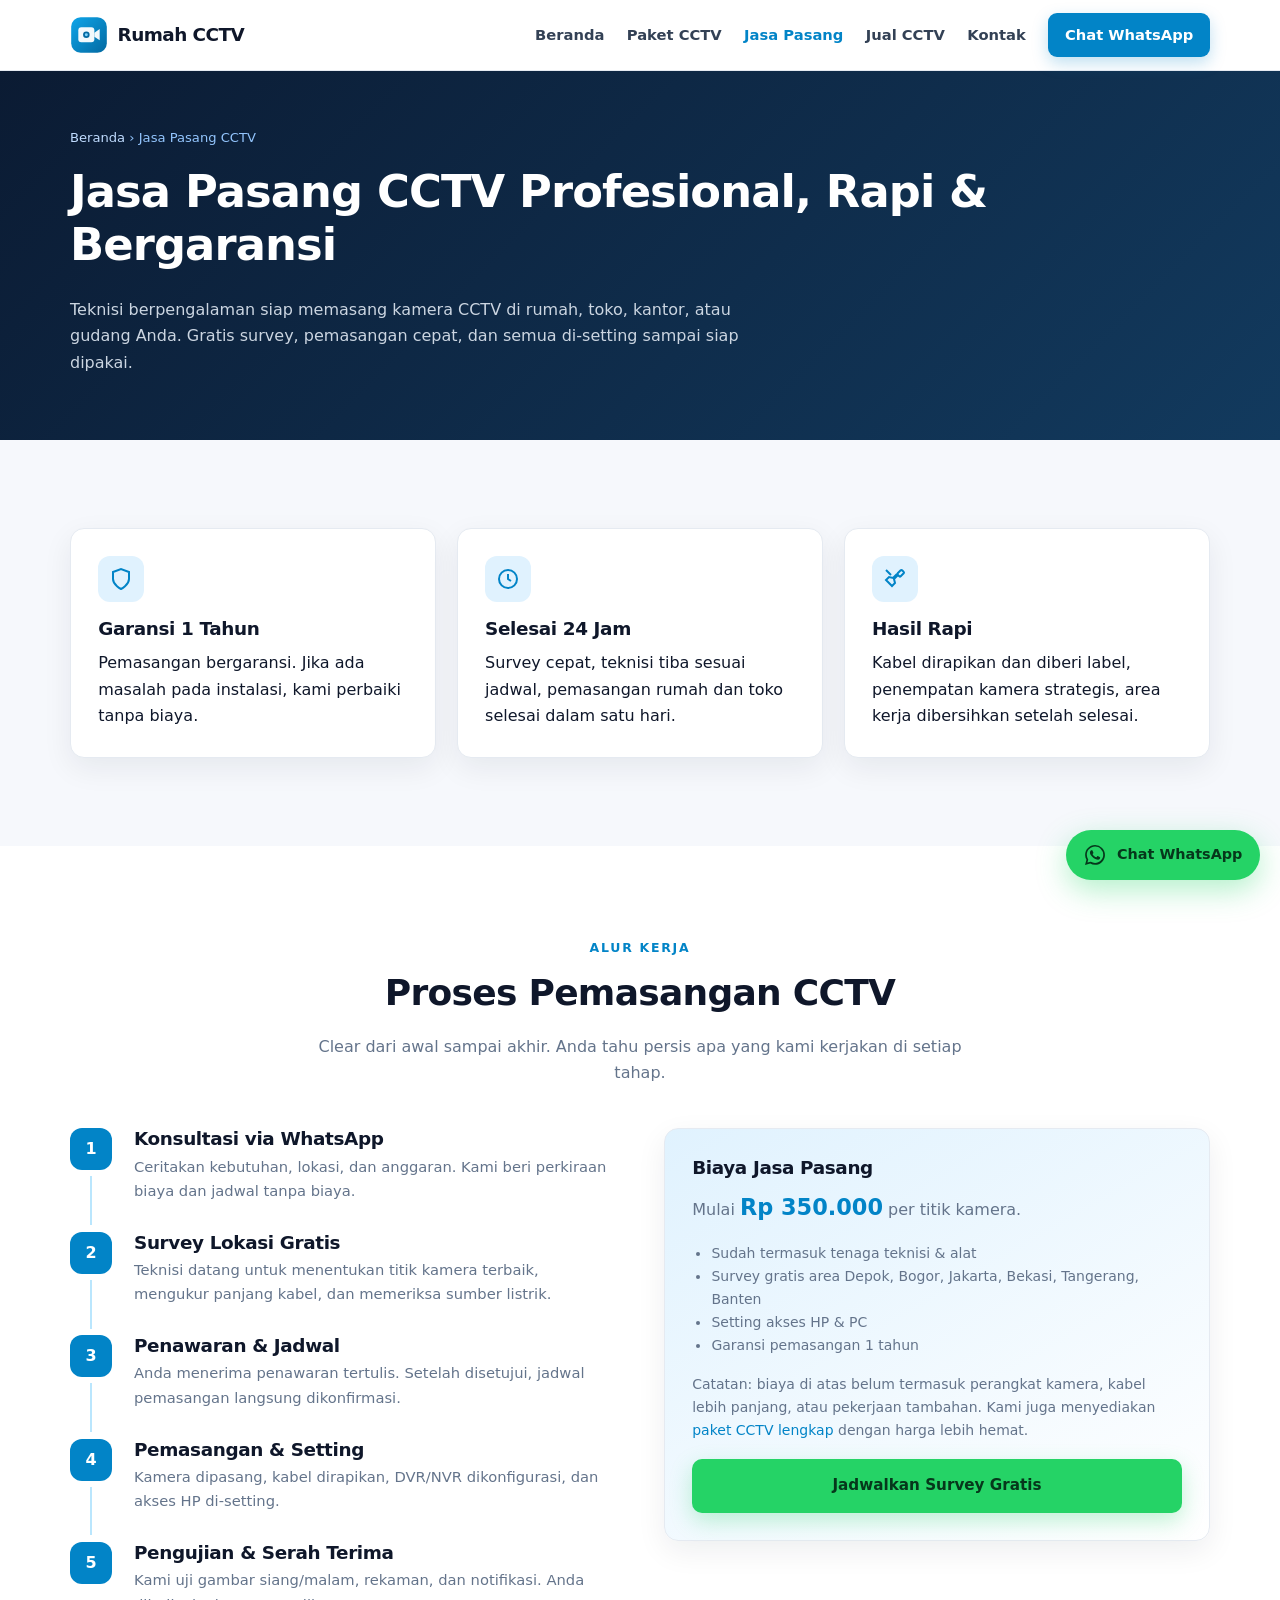
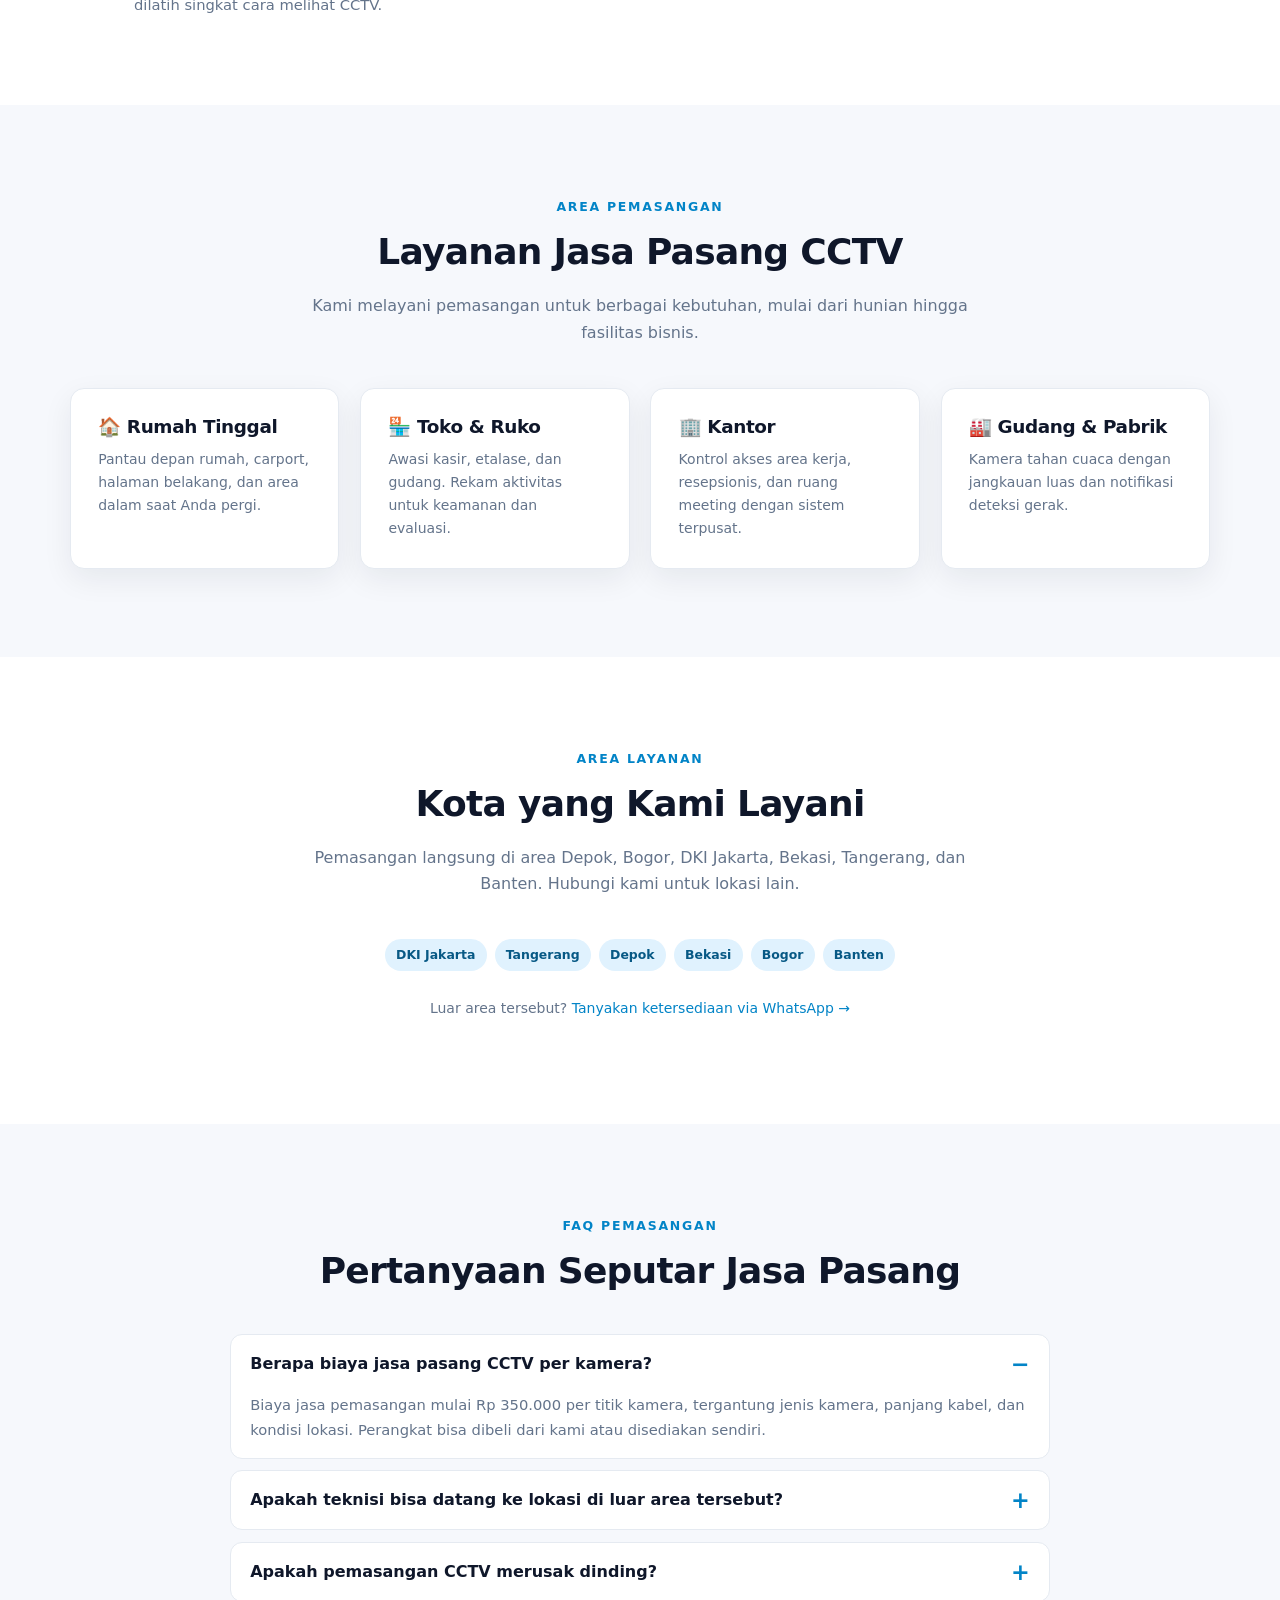
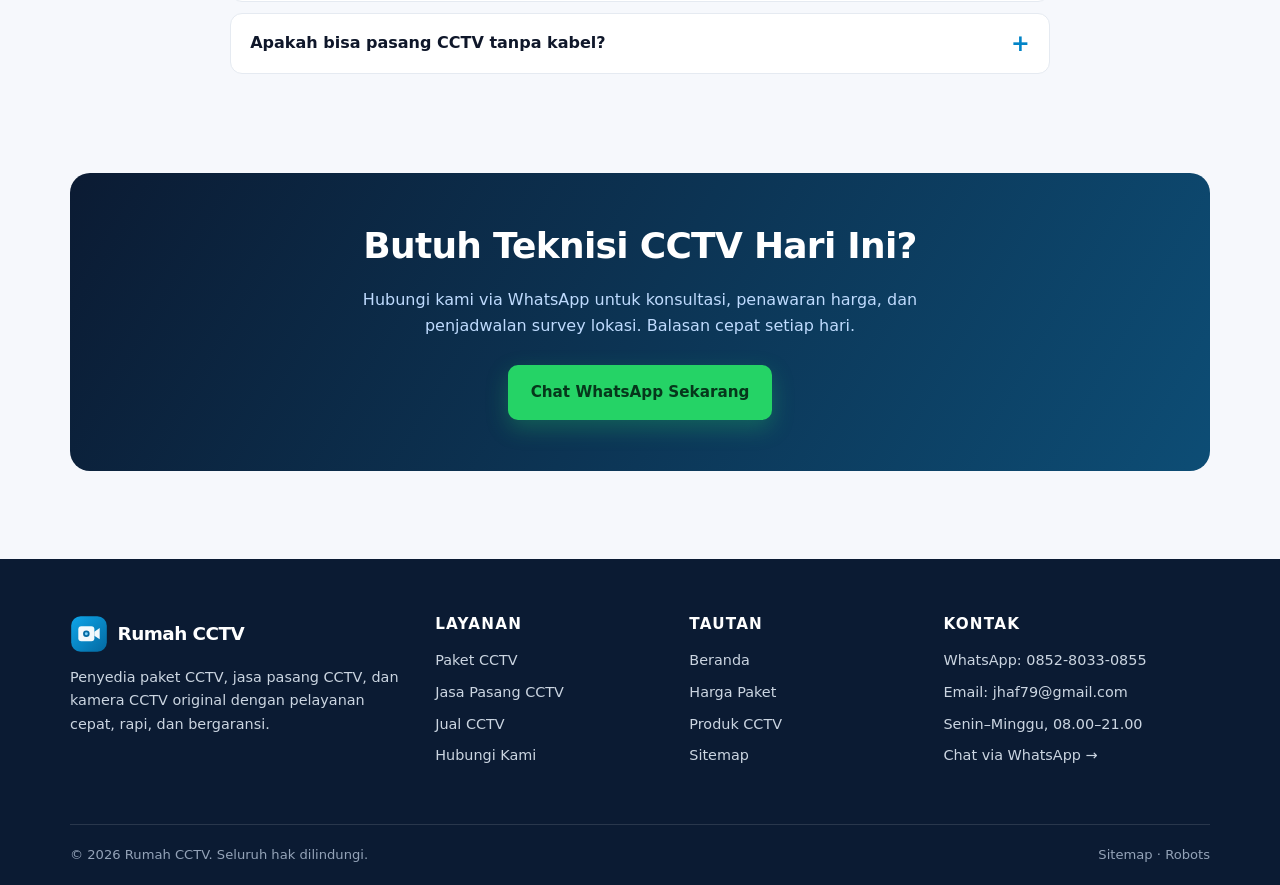
<file: jasa-pasang-cctv.html>
<!DOCTYPE html>
<html lang="id">
<head>
  <meta charset="UTF-8">
  <meta name="viewport" content="width=device-width, initial-scale=1">
  <title>Jasa Pasang CCTV Bergaransi, Survey Gratis &amp; Instalasi 24 Jam | Rumah CCTV</title>
  <meta name="description" content="Jasa pasang CCTV profesional untuk rumah, toko, kantor, dan gudang. Gratis survey lokasi, pemasangan rapi dalam 24 jam, setting HP, dan garansi 1 tahun. Chat WhatsApp!">
  <meta name="robots" content="index, follow, max-image-preview:large">
  <meta name="theme-color" content="#0b1b33">
  <link rel="canonical" href="https://rumahcctv.my.id/jasa-pasang-cctv.html">
  <meta property="og:type" content="website">
  <meta property="og:site_name" content="Rumah CCTV">
  <meta property="og:locale" content="id_ID">
  <meta property="og:title" content="Jasa Pasang CCTV Bergaransi | Rumah CCTV">
  <meta property="og:description" content="Gratis survey lokasi, teknisi berpengalaman, pemasangan rapi, dan garansi 1 tahun. Pemasangan CCTV dalam 24 jam.">
  <meta property="og:url" content="https://rumahcctv.my.id/jasa-pasang-cctv.html">
  <meta property="og:image" content="https://rumahcctv.my.id/assets/img/og-image.png">
  <meta name="twitter:card" content="summary_large_image">
  <link rel="icon" type="image/svg+xml" href="/assets/img/favicon.svg">
  <link rel="stylesheet" href="/assets/css/style.css">
  <script type="application/ld+json">
  {
    "@context": "https://schema.org",
    "@graph": [
      {
        "@type": "Service",
        "@id": "https://rumahcctv.my.id/jasa-pasang-cctv.html#service",
        "name": "Jasa Pasang CCTV",
        "serviceType": "Instalasi dan Pemasangan Kamera CCTV",
        "description": "Pemasangan CCTV profesional untuk rumah, toko, kantor, dan gudang. Termasuk survey lokasi, instalasi kabel rapi, konfigurasi DVR/NVR, dan setting akses via HP.",
        "provider": { "@id": "https://rumahcctv.my.id/#business" },
        "areaServed": ["Depok", "Bogor", "DKI Jakarta", "Bekasi", "Tangerang", "Banten"],
        "availableChannel": {
          "@type": "ServiceChannel",
          "serviceUrl": "https://wa.me/6285280330855",
          "servicePhone": "+6285280330855",
          "availableLanguage": "id"
        },
        "offers": {
          "@type": "Offer",
          "price": "350000",
          "priceCurrency": "IDR",
          "description": "Biaya jasa pasang mulai Rp 350.000 per titik kamera (belum termasuk perangkat)."
        }
      },
      {
        "@type": "FAQPage",
        "mainEntity": [
          {"@type":"Question","name":"Berapa biaya jasa pasang CCTV per kamera?","acceptedAnswer":{"@type":"Answer","text":"Biaya jasa pemasangan mulai Rp 350.000 per titik kamera, tergantung jenis kamera, panjang kabel, dan kondisi lokasi. Perangkat bisa dibeli dari kami atau disediakan sendiri."}},
          {"@type":"Question","name":"Apakah teknisi bisa datang ke lokasi di luar area tersebut?","acceptedAnswer":{"@type":"Answer","text":"Ya, untuk area tertentu di luar area tersebut dengan penjadwalan terlebih dahulu. Biaya transport disesuaikan dengan lokasi dan dikonfirmasi di awal."}},
          {"@type":"Question","name":"Apakah pemasangan CCTV merusak dinding?","acceptedAnswer":{"@type":"Answer","text":"Kami menggunakan teknik pemasangan yang rapi dan minimal bor. Untuk area yang tidak boleh dibor, tersedia solusi bracket perekat atau penempatan alternatif."}}
        ]
      }
    ]
  }
  </script>
  <script src="/assets/js/main.js" defer></script>
</head>
<body>
  <a class="skip-link" href="#main">Lewati ke konten</a>
  <header class="site-header">
    <div class="container header-inner">
      <a class="brand" href="/" aria-label="Rumah CCTV, beranda"><img src="/assets/img/logo.svg" alt="Logo Rumah CCTV" width="38" height="38"><span>Rumah CCTV</span></a>
      <button class="menu-toggle" type="button" aria-label="Buka menu" aria-controls="main-nav" aria-expanded="false">☰</button>
      <nav class="nav" id="main-nav" aria-label="Navigasi utama">
        <a href="/">Beranda</a>
        <a href="/paket-cctv.html">Paket CCTV</a>
        <a href="/jasa-pasang-cctv.html" aria-current="page">Jasa Pasang</a>
        <a href="/jual-cctv.html">Jual CCTV</a>
        <a href="/kontak.html">Kontak</a>
        <a class="nav__cta" href="https://wa.me/6285280330855?text=Halo%20Rumah%20CCTV%2C%20saya%20butuh%20jasa%20pasang%20CCTV" target="_blank" rel="noopener">Chat WhatsApp</a>
      </nav>
    </div>
  </header>

  <main id="main">
    <section class="page-hero">
      <div class="container">
        <nav class="breadcrumb" aria-label="Breadcrumb"><a href="/">Beranda</a> › Jasa Pasang CCTV</nav>
        <h1>Jasa Pasang CCTV Profesional, Rapi &amp; Bergaransi</h1>
        <p>Teknisi berpengalaman siap memasang kamera CCTV di rumah, toko, kantor, atau gudang Anda. Gratis survey, pemasangan cepat, dan semua di-setting sampai siap dipakai.</p>
      </div>
    </section>

    <section class="section">
      <div class="container">
        <div class="grid grid--3">
          <article class="card"><div class="card__icon"><svg viewBox="0 0 24 24" fill="none" stroke="currentColor" stroke-width="2"><path d="M12 22s8-4 8-10V5l-8-3-8 3v7c0 6 8 10 8 10Z"/></svg></div><h3>Garansi 1 Tahun</h3><p>Pemasangan bergaransi. Jika ada masalah pada instalasi, kami perbaiki tanpa biaya.</p></article>
          <article class="card"><div class="card__icon"><svg viewBox="0 0 24 24" fill="none" stroke="currentColor" stroke-width="2"><circle cx="12" cy="12" r="9"/><path d="M12 7v5l3 2"/></svg></div><h3>Selesai 24 Jam</h3><p>Survey cepat, teknisi tiba sesuai jadwal, pemasangan rumah dan toko selesai dalam satu hari.</p></article>
          <article class="card"><div class="card__icon"><svg viewBox="0 0 24 24" fill="none" stroke="currentColor" stroke-width="2"><path d="M14.7 6.3a1 1 0 0 0 0 1.4l1.6 1.6a1 1 0 0 0 1.4 0l3-3a1 1 0 0 0 0-1.4l-1.6-1.6a1 1 0 0 0-1.4 0z"/><path d="m14 7-4 4-4-1-3 3 6 6 3-3-1-4 4-4"/><path d="m3 3 5 5"/></svg></div><h3>Hasil Rapi</h3><p>Kabel dirapikan dan diberi label, penempatan kamera strategis, area kerja dibersihkan setelah selesai.</p></article>
        </div>
      </div>
    </section>

    <section class="section section--alt">
      <div class="container">
        <div class="section__head"><span class="eyebrow">Alur Kerja</span><h2>Proses Pemasangan CCTV</h2><p>Clear dari awal sampai akhir. Anda tahu persis apa yang kami kerjakan di setiap tahap.</p></div>
        <div class="grid grid--2" style="gap:3rem; align-items:start">
          <div class="steps">
            <div class="step"><h3>Konsultasi via WhatsApp</h3><p>Ceritakan kebutuhan, lokasi, dan anggaran. Kami beri perkiraan biaya dan jadwal tanpa biaya.</p></div>
            <div class="step"><h3>Survey Lokasi Gratis</h3><p>Teknisi datang untuk menentukan titik kamera terbaik, mengukur panjang kabel, dan memeriksa sumber listrik.</p></div>
            <div class="step"><h3>Penawaran &amp; Jadwal</h3><p>Anda menerima penawaran tertulis. Setelah disetujui, jadwal pemasangan langsung dikonfirmasi.</p></div>
            <div class="step"><h3>Pemasangan &amp; Setting</h3><p>Kamera dipasang, kabel dirapikan, DVR/NVR dikonfigurasi, dan akses HP di-setting.</p></div>
            <div class="step"><h3>Pengujian &amp; Serah Terima</h3><p>Kami uji gambar siang/malam, rekaman, dan notifikasi. Anda dilatih singkat cara melihat CCTV.</p></div>
          </div>
          <div class="card" style="background:linear-gradient(150deg,#e0f2fe,#fff)">
            <h3>Biaya Jasa Pasang</h3>
            <p class="muted">Mulai <strong style="color:var(--primary);font-size:1.4rem">Rp 350.000</strong> per titik kamera.</p>
            <ul class="muted small">
              <li>Sudah termasuk tenaga teknisi &amp; alat</li>
              <li>Survey gratis area Depok, Bogor, Jakarta, Bekasi, Tangerang, Banten</li>
              <li>Setting akses HP &amp; PC</li>
              <li>Garansi pemasangan 1 tahun</li>
            </ul>
            <p class="small muted">Catatan: biaya di atas belum termasuk perangkat kamera, kabel lebih panjang, atau pekerjaan tambahan. Kami juga menyediakan <a href="/paket-cctv.html">paket CCTV lengkap</a> dengan harga lebih hemat.</p>
            <a class="btn btn--whatsapp btn--block" href="https://wa.me/6285280330855?text=Halo%20Rumah%20CCTV%2C%20saya%20ingin%20jadwalkan%20survey%20pasang%20CCTV" target="_blank" rel="noopener">Jadwalkan Survey Gratis</a>
          </div>
        </div>
      </div>
    </section>

    <section class="section">
      <div class="container">
        <div class="section__head"><span class="eyebrow">Area Pemasangan</span><h2>Layanan Jasa Pasang CCTV</h2><p>Kami melayani pemasangan untuk berbagai kebutuhan, mulai dari hunian hingga fasilitas bisnis.</p></div>
        <div class="grid grid--4">
          <article class="card"><h3>🏠 Rumah Tinggal</h3><p class="muted small">Pantau depan rumah, carport, halaman belakang, dan area dalam saat Anda pergi.</p></article>
          <article class="card"><h3>🏪 Toko &amp; Ruko</h3><p class="muted small">Awasi kasir, etalase, dan gudang. Rekam aktivitas untuk keamanan dan evaluasi.</p></article>
          <article class="card"><h3>🏢 Kantor</h3><p class="muted small">Kontrol akses area kerja, resepsionis, dan ruang meeting dengan sistem terpusat.</p></article>
          <article class="card"><h3>🏭 Gudang &amp; Pabrik</h3><p class="muted small">Kamera tahan cuaca dengan jangkauan luas dan notifikasi deteksi gerak.</p></article>
        </div>
      </div>
    </section>

    <section class="section section--alt">
      <div class="container">
        <div class="section__head"><span class="eyebrow">Area Layanan</span><h2>Kota yang Kami Layani</h2><p>Pemasangan langsung di area Depok, Bogor, DKI Jakarta, Bekasi, Tangerang, dan Banten. Hubungi kami untuk lokasi lain.</p></div>
        <div class="center badge-row" style="justify-content:center">
          <span class="badge">DKI Jakarta</span>
          <span class="badge">Tangerang</span>
          <span class="badge">Depok</span><span class="badge">Bekasi</span>
          <span class="badge">Bogor</span><span class="badge">Banten</span>
        </div>
        <p class="center muted small" style="margin-top:1.6rem">Luar area tersebut? <a href="https://wa.me/6285280330855?text=Halo%20Rumah%20CCTV%2C%20apakah%20melayani%20pemasangan%20di%20kota%20saya%3F" target="_blank" rel="noopener">Tanyakan ketersediaan via WhatsApp →</a></p>
      </div>
    </section>

    <section class="section">
      <div class="container" style="max-width:820px">
        <div class="section__head"><span class="eyebrow">FAQ Pemasangan</span><h2>Pertanyaan Seputar Jasa Pasang</h2></div>
        <div class="faq">
          <details open><summary>Berapa biaya jasa pasang CCTV per kamera?</summary><p>Biaya jasa pemasangan mulai Rp 350.000 per titik kamera, tergantung jenis kamera, panjang kabel, dan kondisi lokasi. Perangkat bisa dibeli dari kami atau disediakan sendiri.</p></details>
          <details><summary>Apakah teknisi bisa datang ke lokasi di luar area tersebut?</summary><p>Ya, untuk area tertentu di luar area tersebut dengan penjadwalan terlebih dahulu. Biaya transport disesuaikan dengan lokasi dan dikonfirmasi di awal.</p></details>
          <details><summary>Apakah pemasangan CCTV merusak dinding?</summary><p>Kami menggunakan teknik pemasangan yang rapi dan minimal bor. Untuk area yang tidak boleh dibor, tersedia solusi bracket alternatif.</p></details>
          <details><summary>Apakah bisa pasang CCTV tanpa kabel?</summary><p>Bisa, dengan kamera WiFi. Kamera WiFi tetap membutuhkan sumber listrik, tetapi tidak perlu kabel data panjang ke DVR. Cocok untuk area yang sulit dikabel.</p></details>
        </div>
      </div>
    </section>

    <section class="section" style="padding-top:0"><div class="container"><div class="cta-band">
      <h2>Butuh Teknisi CCTV Hari Ini?</h2>
      <p>Hubungi kami via WhatsApp untuk konsultasi, penawaran harga, dan penjadwalan survey lokasi. Balasan cepat setiap hari.</p>
      <a class="btn btn--whatsapp" href="https://wa.me/6285280330855?text=Halo%20Rumah%20CCTV%2C%20saya%20butuh%20teknisi%20pasang%20CCTV" target="_blank" rel="noopener">Chat WhatsApp Sekarang</a>
    </div></div></section>
  </main>

  <footer class="site-footer">
    <div class="container">
      <div class="footer-grid">
        <div><a class="brand" href="/"><img src="/assets/img/logo.svg" alt="Logo Rumah CCTV" width="38" height="38"><span>Rumah CCTV</span></a><p>Penyedia paket CCTV, jasa pasang CCTV, dan kamera CCTV original dengan pelayanan cepat, rapi, dan bergaransi.</p></div>
        <div><h3>Layanan</h3><ul><li><a href="/paket-cctv.html">Paket CCTV</a></li><li><a href="/jasa-pasang-cctv.html">Jasa Pasang CCTV</a></li><li><a href="/jual-cctv.html">Jual CCTV</a></li><li><a href="/kontak.html">Hubungi Kami</a></li></ul></div>
        <div><h3>Tautan</h3><ul><li><a href="/">Beranda</a></li><li><a href="/paket-cctv.html">Harga Paket</a></li><li><a href="/jual-cctv.html">Produk CCTV</a></li><li><a href="/sitemap.xml">Sitemap</a></li></ul></div>
        <div><h3>Kontak</h3><ul><li>WhatsApp: 0852-8033-0855</li><li>Email: jhaf79@gmail.com</li><li>Senin–Minggu, 08.00–21.00</li><li><a href="https://wa.me/6285280330855?text=Halo%20Rumah%20CCTV" target="_blank" rel="noopener">Chat via WhatsApp →</a></li></ul></div>
      </div>
      <div class="footer-bottom"><span>© <span id="year">2026</span> Rumah CCTV. Seluruh hak dilindungi.</span><span><a href="/sitemap.xml">Sitemap</a> · <a href="/robots.txt">Robots</a></span></div>
    </div>
  </footer>

  <a class="wa-float" href="https://wa.me/6285280330855?text=Halo%20Rumah%20CCTV%2C%20saya%20butuh%20bantuan" target="_blank" rel="noopener" aria-label="Chat via WhatsApp">
    <svg viewBox="0 0 24 24" aria-hidden="true"><path d="M12.04 2C6.58 2 2.13 6.45 2.13 11.91c0 1.75.46 3.45 1.32 4.95L2 22l5.25-1.38a9.9 9.9 0 0 0 4.79 1.22h.01c5.46 0 9.91-4.45 9.91-9.91 0-2.65-1.03-5.14-2.9-7.01A9.82 9.82 0 0 0 12.04 2Zm0 18.02h-.01a8.2 8.2 0 0 1-4.18-1.15l-.3-.18-3.11.82.83-3.03-.2-.31a8.18 8.18 0 0 1-1.26-4.36c0-4.52 3.68-8.2 8.21-8.2 2.19 0 4.25.85 5.8 2.4a8.15 8.15 0 0 1 2.4 5.8c0 4.52-3.68 8.19-8.18 8.19Zm4.5-6.13c-.25-.13-1.46-.72-1.69-.8-.23-.08-.39-.13-.56.13-.16.25-.64.8-.78.97-.14.16-.29.18-.53.06-.25-.13-1.04-.38-1.98-1.22-.73-.65-1.23-1.46-1.37-1.71-.14-.25-.01-.38.11-.5.11-.11.25-.29.37-.43.13-.14.17-.25.25-.42.08-.16.04-.31-.02-.44-.06-.13-.56-1.35-.77-1.84-.2-.49-.4-.42-.56-.43h-.48c-.16 0-.44.06-.67.31-.23.25-.88.86-.88 2.1s.9 2.43 1.02 2.6c.13.16 1.77 2.7 4.29 3.79.6.26 1.07.41 1.43.53.6.19 1.15.16 1.58.1.48-.07 1.46-.6 1.67-1.17.2-.58.2-1.07.14-1.17-.06-.11-.23-.16-.48-.29Z"/></svg>
    <span>Chat WhatsApp</span>
  </a>
</body>
</html>
</file>
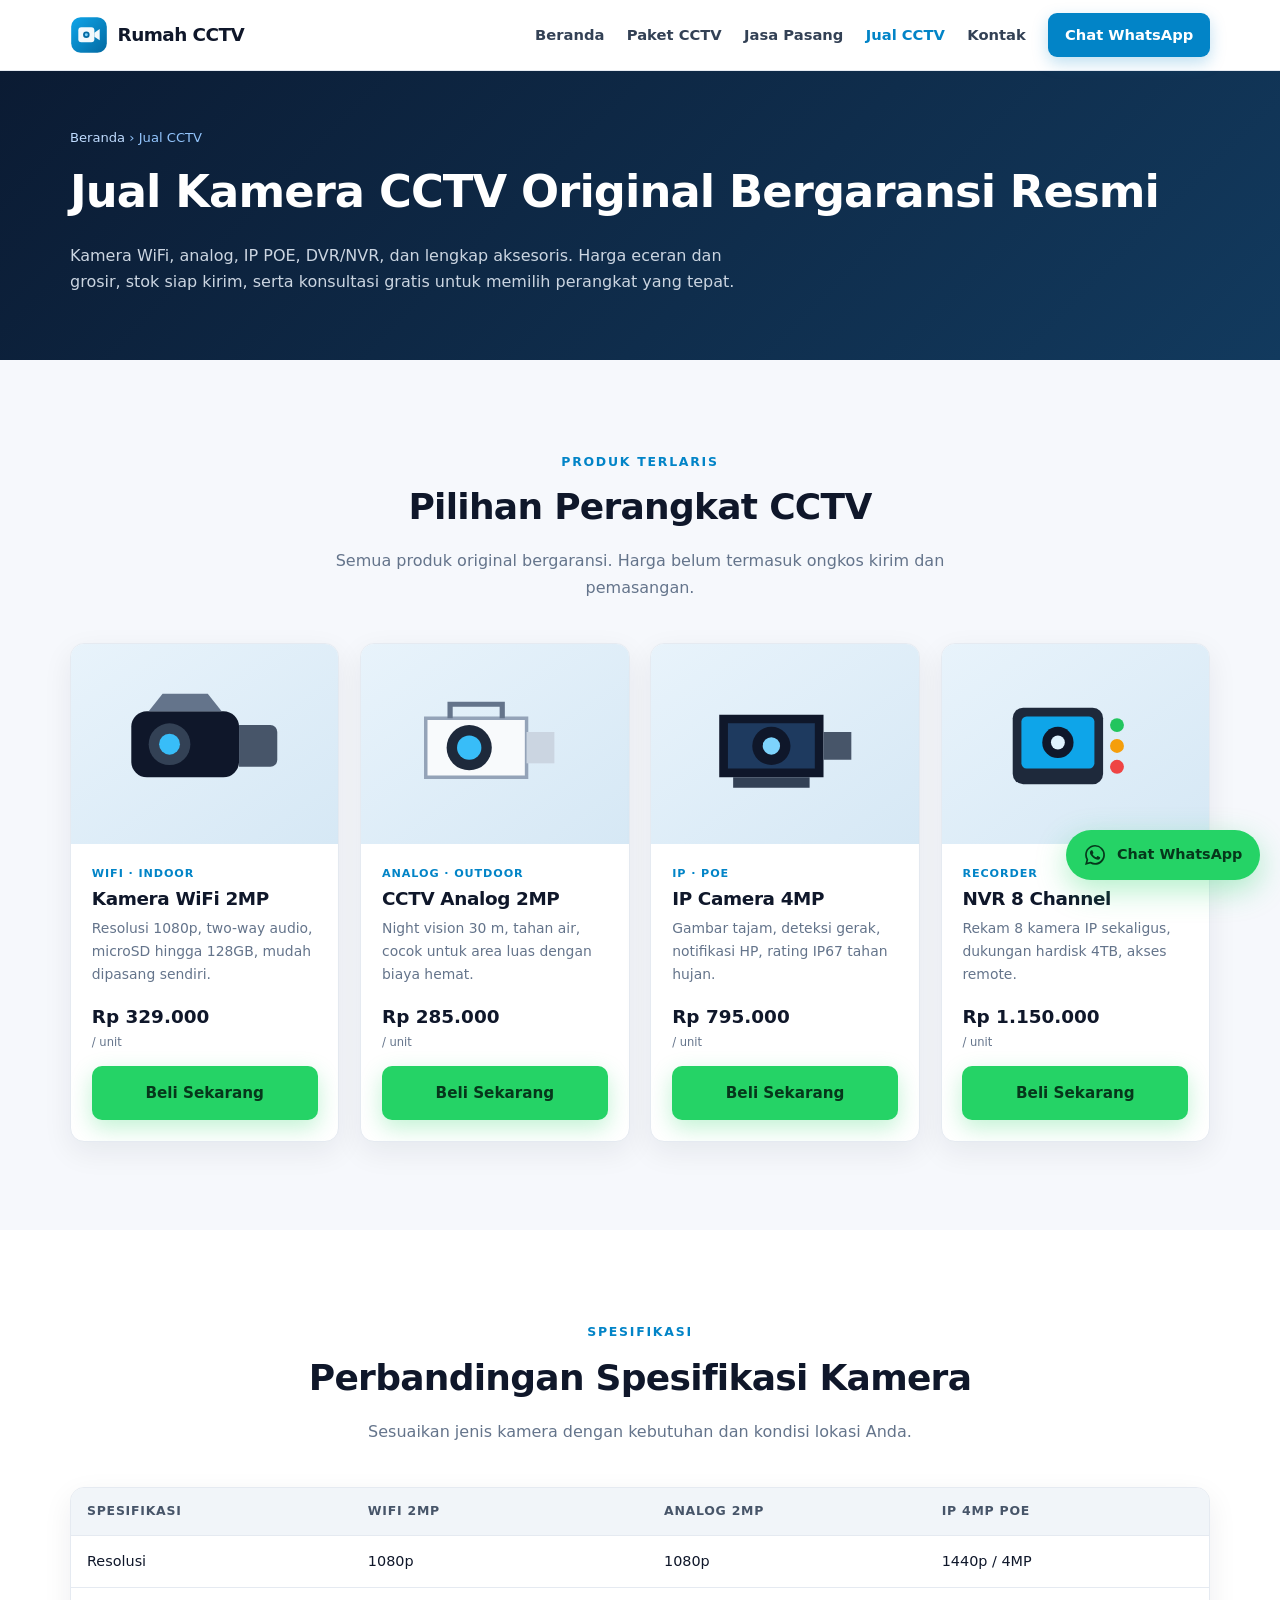
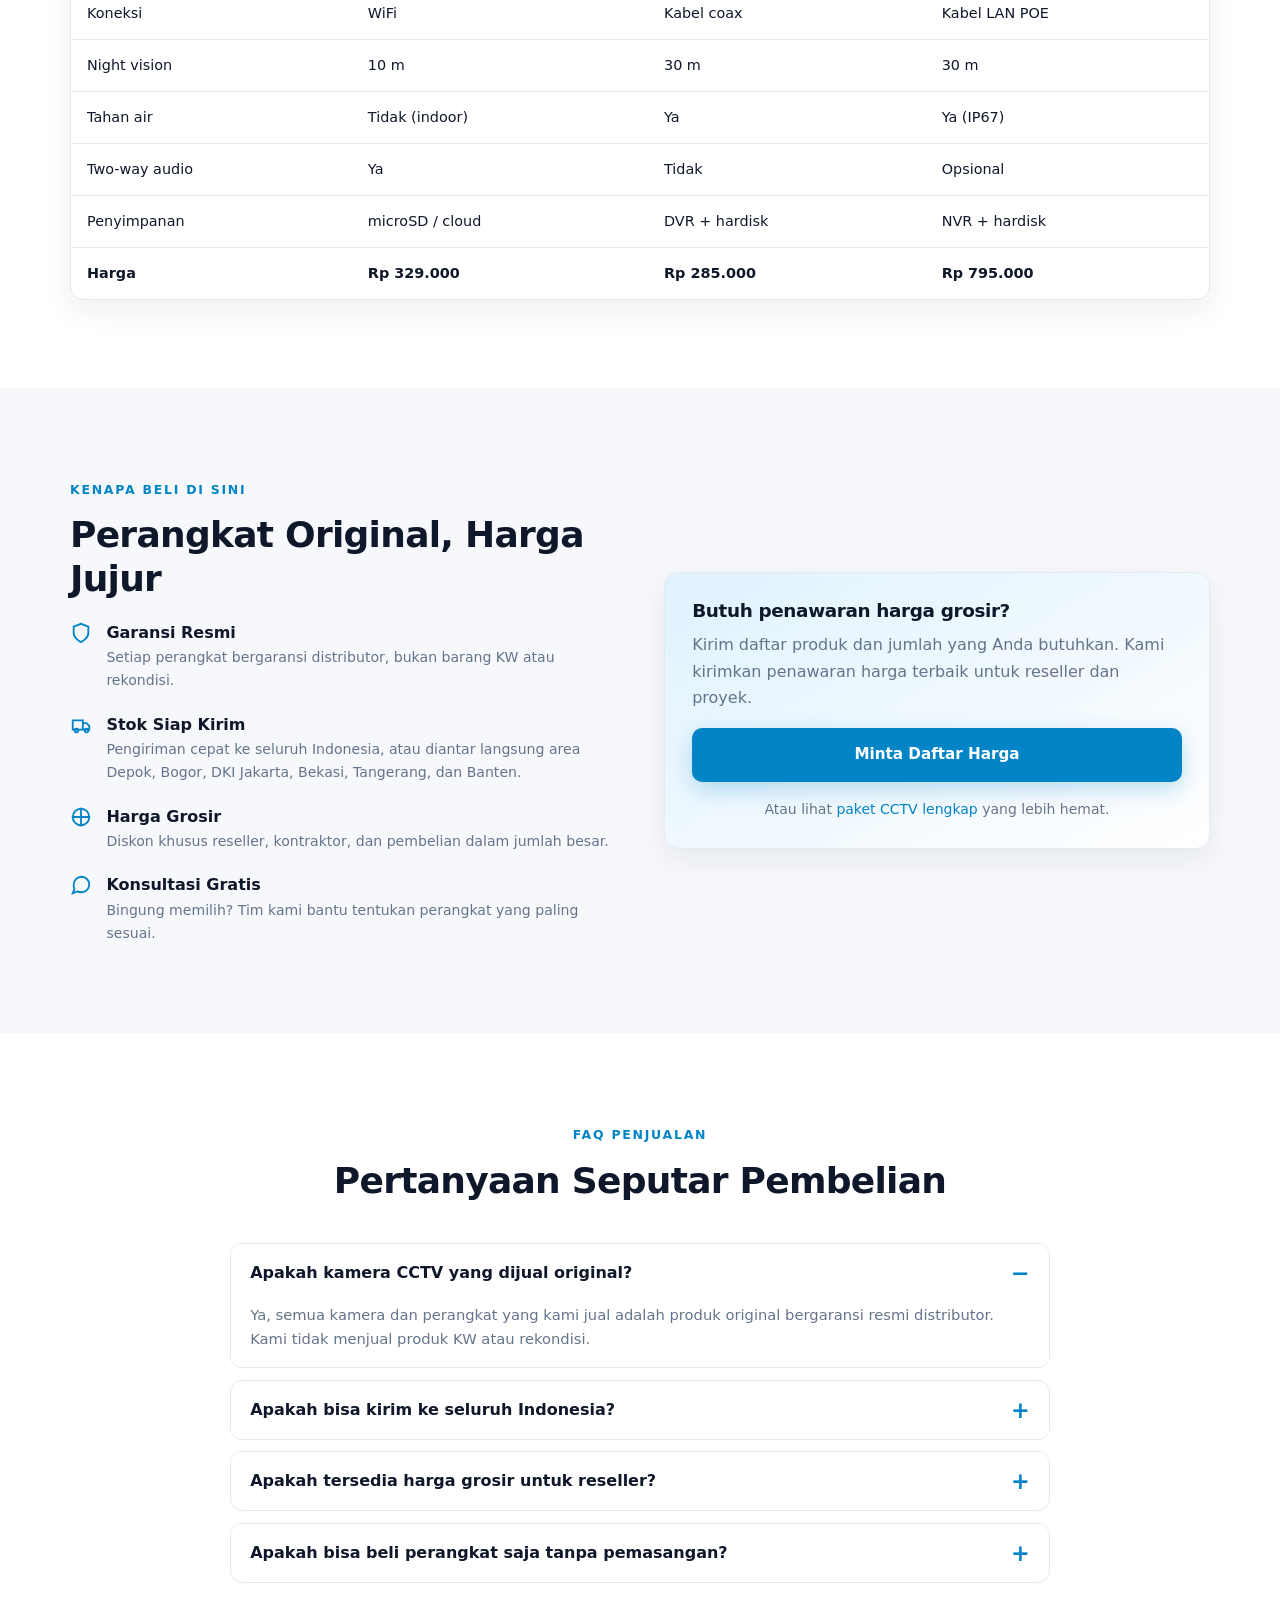
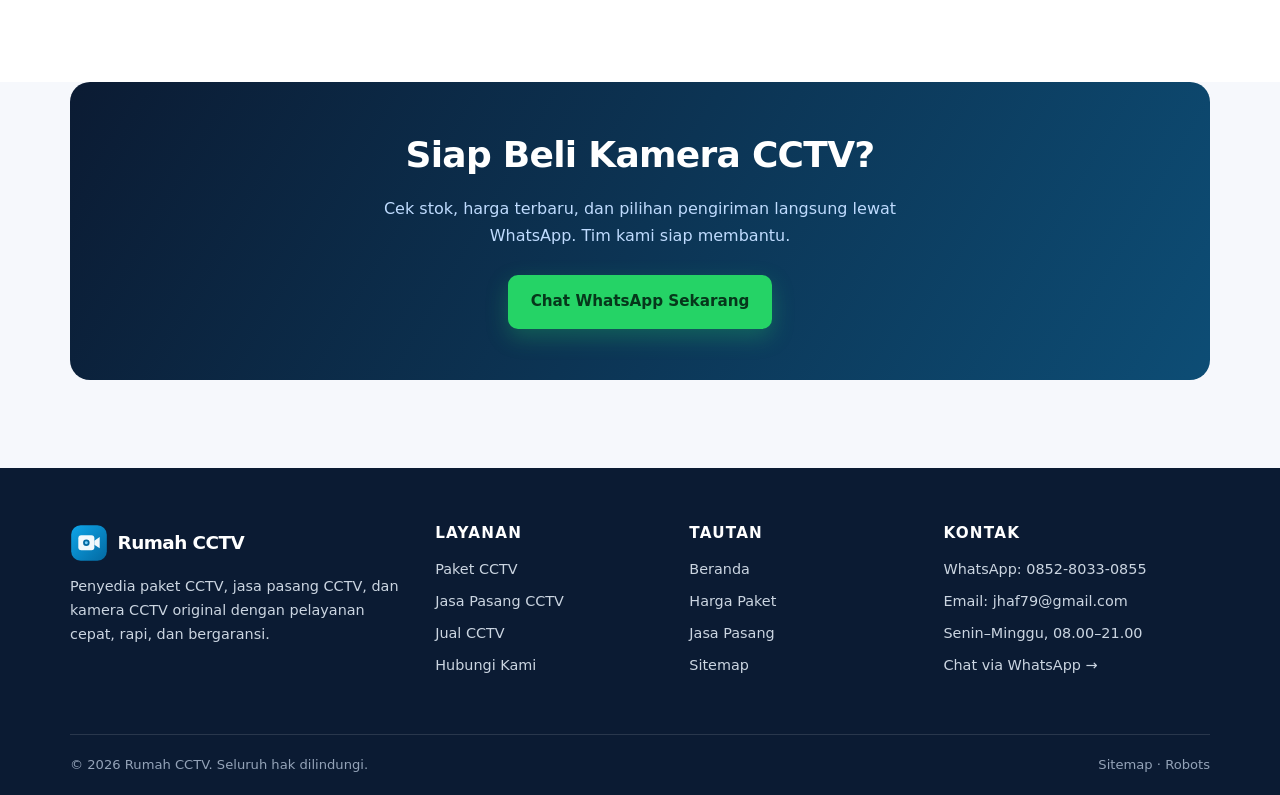
<file: jual-cctv.html>
<!DOCTYPE html>
<html lang="id">
<head>
  <meta charset="UTF-8">
  <meta name="viewport" content="width=device-width, initial-scale=1">
  <title>Jual Kamera CCTV Original WiFi, Analog &amp; IP — Harga Grosir | Rumah CCTV</title>
  <meta name="description" content="Jual kamera CCTV original bergaransi resmi: WiFi, analog, IP POE, DVR/NVR, dan aksesoris. Harga eceran &amp; grosir, stok siap kirim. Konsultasi via WhatsApp.">
  <meta name="robots" content="index, follow, max-image-preview:large">
  <meta name="theme-color" content="#0b1b33">
  <link rel="canonical" href="https://rumahcctv.my.id/jual-cctv.html">
  <meta property="og:type" content="website">
  <meta property="og:site_name" content="Rumah CCTV">
  <meta property="og:locale" content="id_ID">
  <meta property="og:title" content="Jual Kamera CCTV Original — Harga Eceran &amp; Grosir | Rumah CCTV">
  <meta property="og:description" content="Kamera WiFi, analog, IP POE, DVR/NVR original bergaransi resmi. Stok siap kirim ke seluruh Indonesia.">
  <meta property="og:url" content="https://rumahcctv.my.id/jual-cctv.html">
  <meta property="og:image" content="https://rumahcctv.my.id/assets/img/og-image.png">
  <meta name="twitter:card" content="summary_large_image">
  <link rel="icon" type="image/svg+xml" href="/assets/img/favicon.svg">
  <link rel="stylesheet" href="/assets/css/style.css">
  <script type="application/ld+json">
  {
    "@context": "https://schema.org",
    "@graph": [
      {
        "@type": "ItemList",
        "name": "Kamera CCTV Original Rumah CCTV",
        "itemListElement": [
          {
            "@type": "Product",
            "position": 1,
            "name": "Kamera CCTV WiFi 2MP Indoor",
            "description": "Kamera WiFi indoor 2MP dengan two-way audio dan dukungan microSD hingga 128GB.",
            "brand": { "@type": "Brand", "name": "Rumah CCTV" },
            "offers": { "@type": "Offer", "price": "329000", "priceCurrency": "IDR", "availability": "https://schema.org/InStock" }
          },
          {
            "@type": "Product",
            "position": 2,
            "name": "Kamera CCTV Analog 2MP Night Vision",
            "description": "Kamera analog 2MP dengan night vision 30 meter dan housing tahan cuaca.",
            "brand": { "@type": "Brand", "name": "Rumah CCTV" },
            "offers": { "@type": "Offer", "price": "285000", "priceCurrency": "IDR", "availability": "https://schema.org/InStock" }
          },
          {
            "@type": "Product",
            "position": 3,
            "name": "IP Camera 4MP POE",
            "description": "IP camera 4MP POE dengan deteksi gerak, notifikasi HP, dan rating IP67.",
            "brand": { "@type": "Brand", "name": "Rumah CCTV" },
            "offers": { "@type": "Offer", "price": "795000", "priceCurrency": "IDR", "availability": "https://schema.org/InStock" }
          },
          {
            "@type": "Product",
            "position": 4,
            "name": "NVR 8 Channel POE",
            "description": "Network video recorder 8 channel dengan dukungan hardisk hingga 4TB.",
            "brand": { "@type": "Brand", "name": "Rumah CCTV" },
            "offers": { "@type": "Offer", "price": "1150000", "priceCurrency": "IDR", "availability": "https://schema.org/InStock" }
          }
        ]
      },
      {
        "@type": "FAQPage",
        "mainEntity": [
          {"@type":"Question","name":"Apakah kamera CCTV yang dijual original?","acceptedAnswer":{"@type":"Answer","text":"Ya, semua kamera dan perangkat yang kami jual adalah produk original bergaransi resmi distributor. Kami tidak menjual produk KW atau rekondisi."}},
          {"@type":"Question","name":"Apakah bisa kirim ke seluruh Indonesia?","acceptedAnswer":{"@type":"Answer","text":"Ya, kami mengirim perangkat ke seluruh Indonesia melalui jasa ekspedisi. Pengiriman di area Depok, Bogor, DKI Jakarta, Bekasi, Tangerang, dan Banten bisa langsung diantar oleh tim kami."}},
          {"@type":"Question","name":"Apakah tersedia harga grosir untuk reseller?","acceptedAnswer":{"@type":"Answer","text":"Ya, tersedia harga khusus untuk reseller, kontraktor, dan pemesanan dalam jumlah besar. Hubungi kami via WhatsApp untuk daftar harga grosir."}}
        ]
      }
    ]
  }
  </script>
  <script src="/assets/js/main.js" defer></script>
</head>
<body>
  <a class="skip-link" href="#main">Lewati ke konten</a>
  <header class="site-header">
    <div class="container header-inner">
      <a class="brand" href="/" aria-label="Rumah CCTV, beranda"><img src="/assets/img/logo.svg" alt="Logo Rumah CCTV" width="38" height="38"><span>Rumah CCTV</span></a>
      <button class="menu-toggle" type="button" aria-label="Buka menu" aria-controls="main-nav" aria-expanded="false">☰</button>
      <nav class="nav" id="main-nav" aria-label="Navigasi utama">
        <a href="/">Beranda</a>
        <a href="/paket-cctv.html">Paket CCTV</a>
        <a href="/jasa-pasang-cctv.html">Jasa Pasang</a>
        <a href="/jual-cctv.html" aria-current="page">Jual CCTV</a>
        <a href="/kontak.html">Kontak</a>
        <a class="nav__cta" href="https://wa.me/6285280330855?text=Halo%20Rumah%20CCTV%2C%20saya%20ingin%20beli%20kamera%20CCTV" target="_blank" rel="noopener">Chat WhatsApp</a>
      </nav>
    </div>
  </header>

  <main id="main">
    <section class="page-hero">
      <div class="container">
        <nav class="breadcrumb" aria-label="Breadcrumb"><a href="/">Beranda</a> › Jual CCTV</nav>
        <h1>Jual Kamera CCTV Original Bergaransi Resmi</h1>
        <p>Kamera WiFi, analog, IP POE, DVR/NVR, dan lengkap aksesoris. Harga eceran dan grosir, stok siap kirim, serta konsultasi gratis untuk memilih perangkat yang tepat.</p>
      </div>
    </section>

    <section class="section">
      <div class="container">
        <div class="section__head"><span class="eyebrow">Produk Terlaris</span><h2>Pilihan Perangkat CCTV</h2><p>Semua produk original bergaransi. Harga belum termasuk ongkos kirim dan pemasangan.</p></div>
        <div class="grid grid--4">
          <article class="card product">
            <div class="product__img"><svg viewBox="0 0 120 90" fill="none"><rect x="18" y="26" width="62" height="38" rx="9" fill="#0f172a"/><circle cx="40" cy="45" r="12" fill="#334155"/><circle cx="40" cy="45" r="6" fill="#38bdf8"/><path d="M80 34h18a4 4 0 0 1 4 4v16a4 4 0 0 1-4 4H80z" fill="#475569"/><path d="M28 26h42l-8-10H36z" fill="#64748b"/></svg></div>
            <div class="product__body"><span class="product__tag">WiFi · Indoor</span><h3>Kamera WiFi 2MP</h3><p>Resolusi 1080p, two-way audio, microSD hingga 128GB, mudah dipasang sendiri.</p><div class="product__price">Rp 329.000 <small>/ unit</small></div><a class="btn btn--whatsapp btn--block small" href="https://wa.me/6285280330855?text=Halo%20Rumah%20CCTV%2C%20saya%20ingin%20beli%20Kamera%20WiFi%202MP" target="_blank" rel="noopener">Beli Sekarang</a></div>
          </article>
          <article class="card product">
            <div class="product__img"><svg viewBox="0 0 120 90" fill="none"><path d="M20 30h58v34H20z" fill="#f8fafc" stroke="#94a3b8" stroke-width="2"/><circle cx="45" cy="47" r="13" fill="#1e293b"/><circle cx="45" cy="47" r="7" fill="#38bdf8"/><path d="M78 38h16v18H78z" fill="#cbd5e1"/><path d="M34 30v-8h30v8" stroke="#64748b" stroke-width="3"/></svg></div>
            <div class="product__body"><span class="product__tag">Analog · Outdoor</span><h3>CCTV Analog 2MP</h3><p>Night vision 30 m, tahan air, cocok untuk area luas dengan biaya hemat.</p><div class="product__price">Rp 285.000 <small>/ unit</small></div><a class="btn btn--whatsapp btn--block small" href="https://wa.me/6285280330855?text=Halo%20Rumah%20CCTV%2C%20saya%20ingin%20beli%20CCTV%20Analog%202MP" target="_blank" rel="noopener">Beli Sekarang</a></div>
          </article>
          <article class="card product">
            <div class="product__img"><svg viewBox="0 0 120 90" fill="none"><path d="M22 28h60v36H22z" fill="#0f172a"/><path d="M27 33h50v26H27z" fill="#1e3a5f"/><circle cx="52" cy="46" r="11" fill="#0f172a"/><circle cx="52" cy="46" r="5" fill="#7dd3fc"/><path d="M82 38h16v16H82z" fill="#475569"/><path d="M30 64v6h44v-6" fill="#334155"/></svg></div>
            <div class="product__body"><span class="product__tag">IP · POE</span><h3>IP Camera 4MP</h3><p>Gambar tajam, deteksi gerak, notifikasi HP, rating IP67 tahan hujan.</p><div class="product__price">Rp 795.000 <small>/ unit</small></div><a class="btn btn--whatsapp btn--block small" href="https://wa.me/6285280330855?text=Halo%20Rumah%20CCTV%2C%20saya%20ingin%20beli%20IP%20Camera%204MP" target="_blank" rel="noopener">Beli Sekarang</a></div>
          </article>
          <article class="card product">
            <div class="product__img"><svg viewBox="0 0 120 90" fill="none"><rect x="24" y="24" width="52" height="44" rx="6" fill="#1e293b"/><rect x="29" y="29" width="42" height="30" rx="3" fill="#0ea5e9"/><circle cx="50" cy="44" r="9" fill="#0f172a"/><circle cx="50" cy="44" r="4" fill="#e0f2fe"/><circle cx="84" cy="34" r="4" fill="#22c55e"/><circle cx="84" cy="46" r="4" fill="#f59e0b"/><circle cx="84" cy="58" r="4" fill="#ef4444"/></svg></div>
            <div class="product__body"><span class="product__tag">Recorder</span><h3>NVR 8 Channel</h3><p>Rekam 8 kamera IP sekaligus, dukungan hardisk 4TB, akses remote.</p><div class="product__price">Rp 1.150.000 <small>/ unit</small></div><a class="btn btn--whatsapp btn--block small" href="https://wa.me/6285280330855?text=Halo%20Rumah%20CCTV%2C%20saya%20ingin%20beli%20NVR%208%20Channel" target="_blank" rel="noopener">Beli Sekarang</a></div>
          </article>
        </div>
      </div>
    </section>

    <section class="section section--alt">
      <div class="container">
        <div class="section__head"><span class="eyebrow">Spesifikasi</span><h2>Perbandingan Spesifikasi Kamera</h2><p>Sesuaikan jenis kamera dengan kebutuhan dan kondisi lokasi Anda.</p></div>
        <div class="table-wrap">
          <table>
            <thead><tr><th>Spesifikasi</th><th>WiFi 2MP</th><th>Analog 2MP</th><th>IP 4MP POE</th></tr></thead>
            <tbody>
              <tr><td>Resolusi</td><td>1080p</td><td>1080p</td><td>1440p / 4MP</td></tr>
              <tr><td>Koneksi</td><td>WiFi</td><td>Kabel coax</td><td>Kabel LAN POE</td></tr>
              <tr><td>Night vision</td><td>10 m</td><td>30 m</td><td>30 m</td></tr>
              <tr><td>Tahan air</td><td>Tidak (indoor)</td><td>Ya</td><td>Ya (IP67)</td></tr>
              <tr><td>Two-way audio</td><td>Ya</td><td>Tidak</td><td>Opsional</td></tr>
              <tr><td>Penyimpanan</td><td>microSD / cloud</td><td>DVR + hardisk</td><td>NVR + hardisk</td></tr>
              <tr><td><strong>Harga</strong></td><td><strong>Rp 329.000</strong></td><td><strong>Rp 285.000</strong></td><td><strong>Rp 795.000</strong></td></tr>
            </tbody>
          </table>
        </div>
      </div>
    </section>

    <section class="section">
      <div class="container grid grid--2" style="gap:3rem; align-items:center">
        <div>
          <span class="eyebrow">Kenapa Beli di Sini</span>
          <h2>Perangkat Original, Harga Jujur</h2>
          <div class="grid" style="gap:1.2rem">
            <div class="benefit"><svg viewBox="0 0 24 24" fill="none" stroke="currentColor" stroke-width="2"><path d="M12 22s8-4 8-10V5l-8-3-8 3v7c0 6 8 10 8 10Z"/></svg><div><strong>Garansi Resmi</strong><p>Setiap perangkat bergaransi distributor, bukan barang KW atau rekondisi.</p></div></div>
            <div class="benefit"><svg viewBox="0 0 24 24" fill="none" stroke="currentColor" stroke-width="2"><path d="M3 7h11v10H3zM14 10h4l3 3v4h-7z"/><circle cx="7" cy="18" r="2"/><circle cx="18" cy="18" r="2"/></svg><div><strong>Stok Siap Kirim</strong><p>Pengiriman cepat ke seluruh Indonesia, atau diantar langsung area Depok, Bogor, DKI Jakarta, Bekasi, Tangerang, dan Banten.</p></div></div>
            <div class="benefit"><svg viewBox="0 0 24 24" fill="none" stroke="currentColor" stroke-width="2"><path d="M12 2v20M2 12h20"/><circle cx="12" cy="12" r="9"/></svg><div><strong>Harga Grosir</strong><p>Diskon khusus reseller, kontraktor, dan pembelian dalam jumlah besar.</p></div></div>
            <div class="benefit"><svg viewBox="0 0 24 24" fill="none" stroke="currentColor" stroke-width="2"><path d="M21 11.5a8.4 8.4 0 0 1-9 8.4 9 9 0 0 1-4-.9L3 21l1.9-4.8A8.4 8.4 0 0 1 4 11.5a8.5 8.5 0 0 1 8.5-8.5h.5a8.5 8.5 0 0 1 8 8Z"/></svg><div><strong>Konsultasi Gratis</strong><p>Bingung memilih? Tim kami bantu tentukan perangkat yang paling sesuai.</p></div></div>
          </div>
        </div>
        <div class="card" style="background:linear-gradient(150deg,#e0f2fe,#fff)">
          <h3>Butuh penawaran harga grosir?</h3>
          <p class="muted">Kirim daftar produk dan jumlah yang Anda butuhkan. Kami kirimkan penawaran harga terbaik untuk reseller dan proyek.</p>
          <a class="btn btn--primary btn--block" href="https://wa.me/6285280330855?text=Halo%20Rumah%20CCTV%2C%20saya%20ingin%20minta%20daftar%20harga%20grosir%20CCTV" target="_blank" rel="noopener">Minta Daftar Harga</a>
          <p class="small muted center" style="margin:1rem 0 0">Atau lihat <a href="/paket-cctv.html">paket CCTV lengkap</a> yang lebih hemat.</p>
        </div>
      </div>
    </section>

    <section class="section section--alt">
      <div class="container" style="max-width:820px">
        <div class="section__head"><span class="eyebrow">FAQ Penjualan</span><h2>Pertanyaan Seputar Pembelian</h2></div>
        <div class="faq">
          <details open><summary>Apakah kamera CCTV yang dijual original?</summary><p>Ya, semua kamera dan perangkat yang kami jual adalah produk original bergaransi resmi distributor. Kami tidak menjual produk KW atau rekondisi.</p></details>
          <details><summary>Apakah bisa kirim ke seluruh Indonesia?</summary><p>Ya, kami mengirim perangkat ke seluruh Indonesia melalui jasa ekspedisi. Pengiriman di area Depok, Bogor, DKI Jakarta, Bekasi, Tangerang, dan Banten bisa langsung diantar oleh tim kami.</p></details>
          <details><summary>Apakah tersedia harga grosir untuk reseller?</summary><p>Ya, tersedia harga khusus untuk reseller, kontraktor, dan pemesanan dalam jumlah besar. Hubungi kami via WhatsApp untuk daftar harga grosir.</p></details>
          <details><summary>Apakah bisa beli perangkat saja tanpa pemasangan?</summary><p>Bisa. Anda dapat membeli perangkat saja. Jika membutuhkan bantuan pemasangan, kami menyediakan <a href="/jasa-pasang-cctv.html">jasa pasang CCTV</a> dengan biaya terpisah.</p></details>
        </div>
      </div>
    </section>

    <section class="section" style="padding-top:0"><div class="container"><div class="cta-band">
      <h2>Siap Beli Kamera CCTV?</h2>
      <p>Cek stok, harga terbaru, dan pilihan pengiriman langsung lewat WhatsApp. Tim kami siap membantu.</p>
      <a class="btn btn--whatsapp" href="https://wa.me/6285280330855?text=Halo%20Rumah%20CCTV%2C%20saya%20ingin%20tanya%20stok%20dan%20harga%20CCTV" target="_blank" rel="noopener">Chat WhatsApp Sekarang</a>
    </div></div></section>
  </main>

  <footer class="site-footer">
    <div class="container">
      <div class="footer-grid">
        <div><a class="brand" href="/"><img src="/assets/img/logo.svg" alt="Logo Rumah CCTV" width="38" height="38"><span>Rumah CCTV</span></a><p>Penyedia paket CCTV, jasa pasang CCTV, dan kamera CCTV original dengan pelayanan cepat, rapi, dan bergaransi.</p></div>
        <div><h3>Layanan</h3><ul><li><a href="/paket-cctv.html">Paket CCTV</a></li><li><a href="/jasa-pasang-cctv.html">Jasa Pasang CCTV</a></li><li><a href="/jual-cctv.html">Jual CCTV</a></li><li><a href="/kontak.html">Hubungi Kami</a></li></ul></div>
        <div><h3>Tautan</h3><ul><li><a href="/">Beranda</a></li><li><a href="/paket-cctv.html">Harga Paket</a></li><li><a href="/jasa-pasang-cctv.html">Jasa Pasang</a></li><li><a href="/sitemap.xml">Sitemap</a></li></ul></div>
        <div><h3>Kontak</h3><ul><li>WhatsApp: 0852-8033-0855</li><li>Email: jhaf79@gmail.com</li><li>Senin–Minggu, 08.00–21.00</li><li><a href="https://wa.me/6285280330855?text=Halo%20Rumah%20CCTV" target="_blank" rel="noopener">Chat via WhatsApp →</a></li></ul></div>
      </div>
      <div class="footer-bottom"><span>© <span id="year">2026</span> Rumah CCTV. Seluruh hak dilindungi.</span><span><a href="/sitemap.xml">Sitemap</a> · <a href="/robots.txt">Robots</a></span></div>
    </div>
  </footer>

  <a class="wa-float" href="https://wa.me/6285280330855?text=Halo%20Rumah%20CCTV%2C%20saya%20butuh%20bantuan" target="_blank" rel="noopener" aria-label="Chat via WhatsApp">
    <svg viewBox="0 0 24 24" aria-hidden="true"><path d="M12.04 2C6.58 2 2.13 6.45 2.13 11.91c0 1.75.46 3.45 1.32 4.95L2 22l5.25-1.38a9.9 9.9 0 0 0 4.79 1.22h.01c5.46 0 9.91-4.45 9.91-9.91 0-2.65-1.03-5.14-2.9-7.01A9.82 9.82 0 0 0 12.04 2Zm0 18.02h-.01a8.2 8.2 0 0 1-4.18-1.15l-.3-.18-3.11.82.83-3.03-.2-.31a8.18 8.18 0 0 1-1.26-4.36c0-4.52 3.68-8.2 8.21-8.2 2.19 0 4.25.85 5.8 2.4a8.15 8.15 0 0 1 2.4 5.8c0 4.52-3.68 8.19-8.18 8.19Zm4.5-6.13c-.25-.13-1.46-.72-1.69-.8-.23-.08-.39-.13-.56.13-.16.25-.64.8-.78.97-.14.16-.29.18-.53.06-.25-.13-1.04-.38-1.98-1.22-.73-.65-1.23-1.46-1.37-1.71-.14-.25-.01-.38.11-.5.11-.11.25-.29.37-.43.13-.14.17-.25.25-.42.08-.16.04-.31-.02-.44-.06-.13-.56-1.35-.77-1.84-.2-.49-.4-.42-.56-.43h-.48c-.16 0-.44.06-.67.31-.23.25-.88.86-.88 2.1s.9 2.43 1.02 2.6c.13.16 1.77 2.7 4.29 3.79.6.26 1.07.41 1.43.53.6.19 1.15.16 1.58.1.48-.07 1.46-.6 1.67-1.17.2-.58.2-1.07.14-1.17-.06-.11-.23-.16-.48-.29Z"/></svg>
    <span>Chat WhatsApp</span>
  </a>
</body>
</html>
</file>
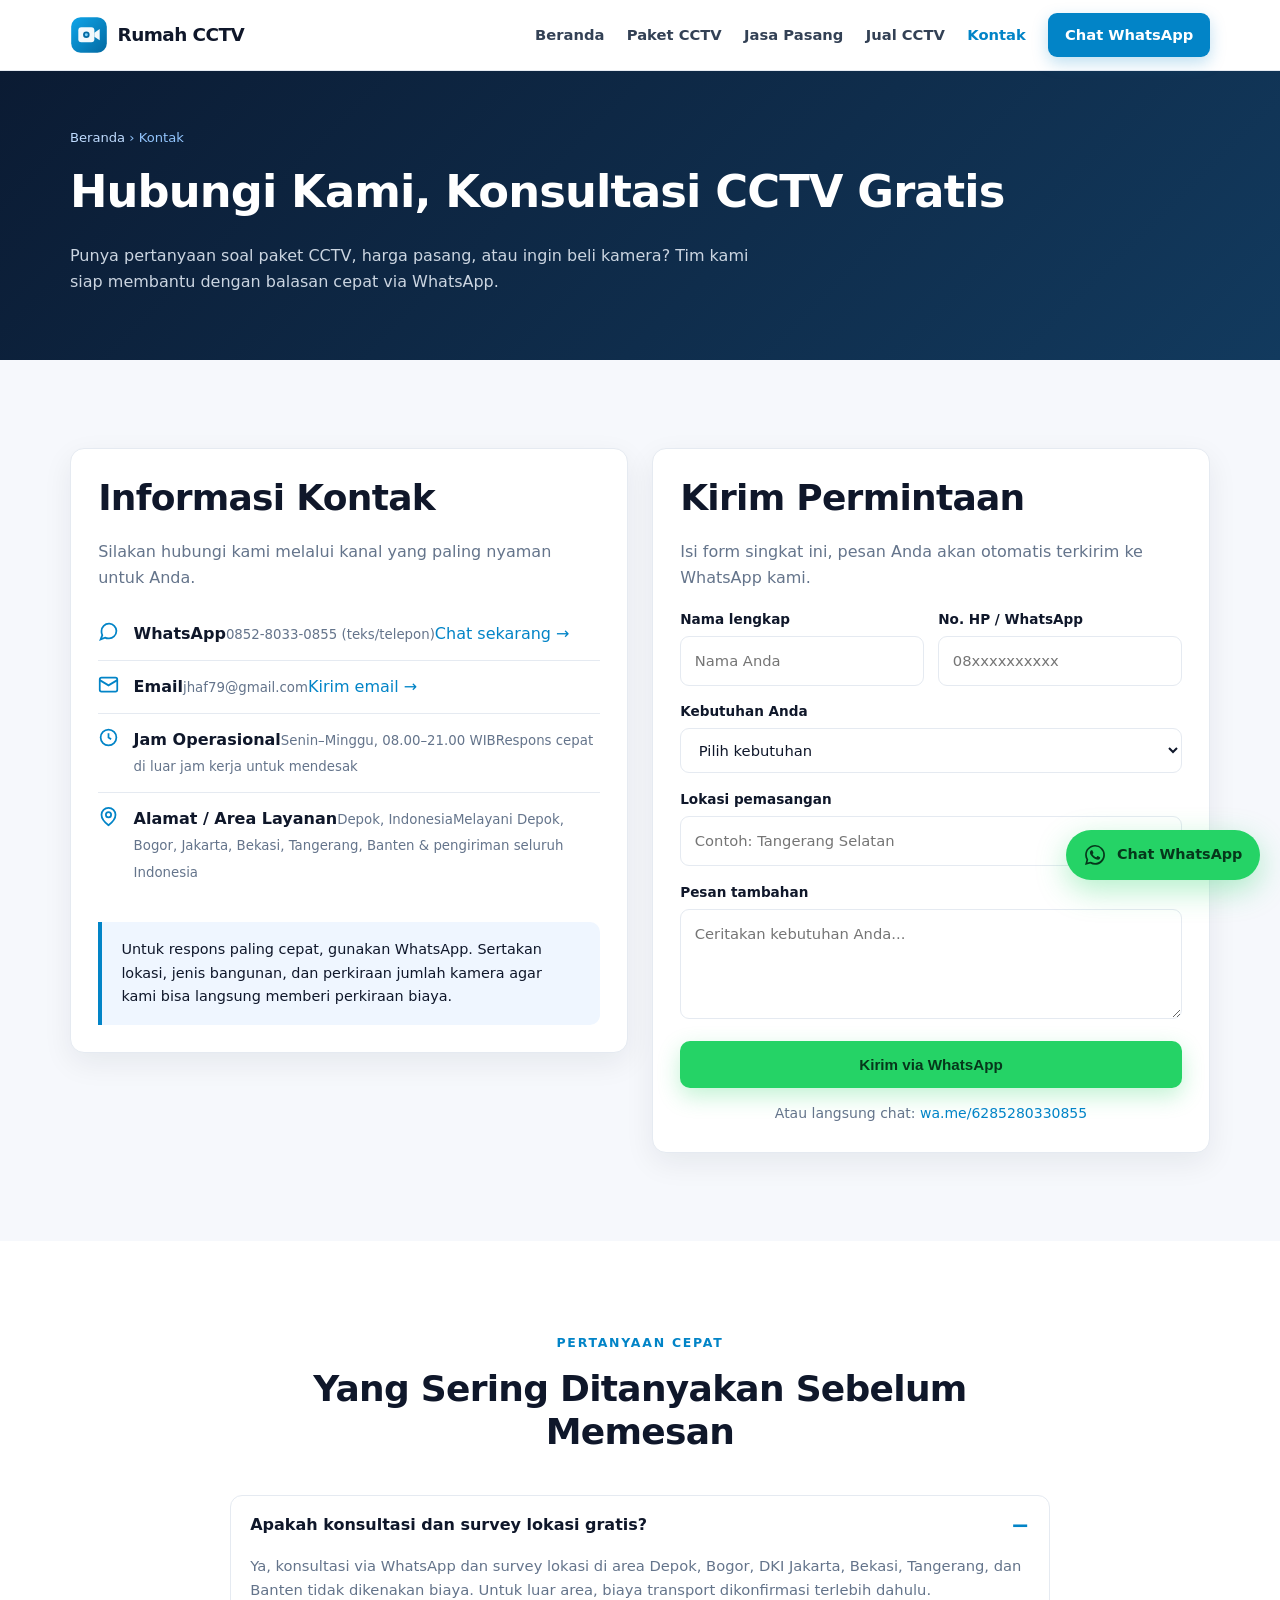
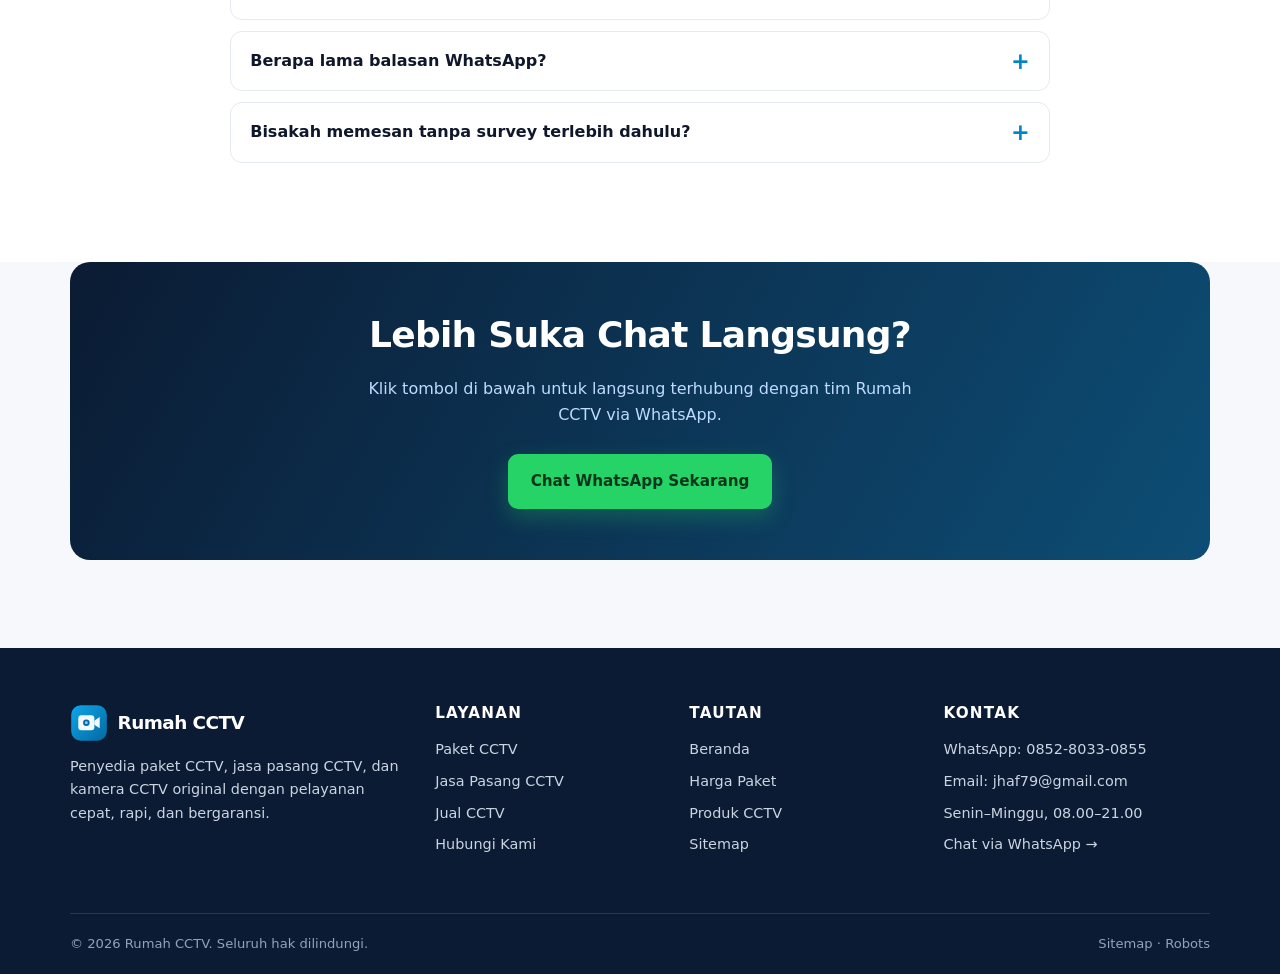
<file: kontak.html>
<!DOCTYPE html>
<html lang="id">
<head>
  <meta charset="UTF-8">
  <meta name="viewport" content="width=device-width, initial-scale=1">
  <title>Hubungi Rumah CCTV — Konsultasi &amp; Pemasangan via WhatsApp</title>
  <meta name="description" content="Hubungi Rumah CCTV untuk konsultasi gratis, penawaran harga, dan jadwal pasang CCTV. Chat WhatsApp 0852-8033-0855, balas cepat setiap hari 08.00–21.00.">
  <meta name="robots" content="index, follow, max-image-preview:large">
  <meta name="theme-color" content="#0b1b33">
  <link rel="canonical" href="https://rumahcctv.my.id/kontak.html">
  <meta property="og:type" content="website">
  <meta property="og:site_name" content="Rumah CCTV">
  <meta property="og:locale" content="id_ID">
  <meta property="og:title" content="Hubungi Rumah CCTV — Konsultasi via WhatsApp">
  <meta property="og:description" content="Chat WhatsApp 0852-8033-0855 untuk konsultasi gratis dan jadwal pasang CCTV. Balasan cepat setiap hari.">
  <meta property="og:url" content="https://rumahcctv.my.id/kontak.html">
  <meta property="og:image" content="https://rumahcctv.my.id/assets/img/og-image.png">
  <meta name="twitter:card" content="summary_large_image">
  <link rel="icon" type="image/svg+xml" href="/assets/img/favicon.svg">
  <link rel="stylesheet" href="/assets/css/style.css">
  <script type="application/ld+json">
  {
    "@context": "https://schema.org",
    "@type": "ContactPage",
    "name": "Hubungi Rumah CCTV",
    "url": "https://rumahcctv.my.id/kontak.html",
    "mainEntity": { "@id": "https://rumahcctv.my.id/#business" },
    "description": "Hubungi Rumah CCTV untuk konsultasi, penawaran harga, dan pemasangan CCTV."
  }
  </script>
  <script src="/assets/js/main.js" defer></script>
</head>
<body>
  <a class="skip-link" href="#main">Lewati ke konten</a>
  <header class="site-header">
    <div class="container header-inner">
      <a class="brand" href="/" aria-label="Rumah CCTV, beranda"><img src="/assets/img/logo.svg" alt="Logo Rumah CCTV" width="38" height="38"><span>Rumah CCTV</span></a>
      <button class="menu-toggle" type="button" aria-label="Buka menu" aria-controls="main-nav" aria-expanded="false">☰</button>
      <nav class="nav" id="main-nav" aria-label="Navigasi utama">
        <a href="/">Beranda</a>
        <a href="/paket-cctv.html">Paket CCTV</a>
        <a href="/jasa-pasang-cctv.html">Jasa Pasang</a>
        <a href="/jual-cctv.html">Jual CCTV</a>
        <a href="/kontak.html" aria-current="page">Kontak</a>
        <a class="nav__cta" href="https://wa.me/6285280330855?text=Halo%20Rumah%20CCTV%2C%20saya%20ingin%20konsultasi" target="_blank" rel="noopener">Chat WhatsApp</a>
      </nav>
    </div>
  </header>

  <main id="main">
    <section class="page-hero">
      <div class="container">
        <nav class="breadcrumb" aria-label="Breadcrumb"><a href="/">Beranda</a> › Kontak</nav>
        <h1>Hubungi Kami, Konsultasi CCTV Gratis</h1>
        <p>Punya pertanyaan soal paket CCTV, harga pasang, atau ingin beli kamera? Tim kami siap membantu dengan balasan cepat via WhatsApp.</p>
      </div>
    </section>

    <section class="section">
      <div class="container contact-grid">
        <div class="card">
          <h2>Informasi Kontak</h2>
          <p class="muted">Silakan hubungi kami melalui kanal yang paling nyaman untuk Anda.</p>
          <ul class="contact-list">
            <li>
              <svg viewBox="0 0 24 24" fill="none" stroke="currentColor" stroke-width="2"><path d="M21 11.5a8.4 8.4 0 0 1-9 8.4 9 9 0 0 1-4-.9L3 21l1.9-4.8A8.4 8.4 0 0 1 4 11.5a8.5 8.5 0 0 1 8.5-8.5h.5a8.5 8.5 0 0 1 8 8Z"/></svg>
              <span><strong>WhatsApp</strong><small>0852-8033-0855 (teks/telepon)</small><a href="https://wa.me/6285280330855?text=Halo%20Rumah%20CCTV%2C%20saya%20ingin%20konsultasi" target="_blank" rel="noopener">Chat sekarang →</a></span>
            </li>
            <li>
              <svg viewBox="0 0 24 24" fill="none" stroke="currentColor" stroke-width="2"><rect x="2" y="4" width="20" height="16" rx="2"/><path d="m2 7 10 6 10-6"/></svg>
              <span><strong>Email</strong><small>jhaf79@gmail.com</small><a href="mailto:jhaf79@gmail.com">Kirim email →</a></span>
            </li>
            <li>
              <svg viewBox="0 0 24 24" fill="none" stroke="currentColor" stroke-width="2"><circle cx="12" cy="12" r="9"/><path d="M12 7v5l3 2"/></svg>
              <span><strong>Jam Operasional</strong><small>Senin–Minggu, 08.00–21.00 WIB</small><small>Respons cepat di luar jam kerja untuk mendesak</small></span>
            </li>
            <li>
              <svg viewBox="0 0 24 24" fill="none" stroke="currentColor" stroke-width="2"><path d="M20 10c0 6-8 12-8 12S4 16 4 10a8 8 0 1 1 16 0Z"/><circle cx="12" cy="10" r="3"/></svg>
              <span><strong>Alamat / Area Layanan</strong><small>Depok, Indonesia</small><small>Melayani Depok, Bogor, Jakarta, Bekasi, Tangerang, Banten &amp; pengiriman seluruh Indonesia</small></span>
            </li>
          </ul>
          <div class="note" style="margin-top:1.5rem">Untuk respons paling cepat, gunakan WhatsApp. Sertakan lokasi, jenis bangunan, dan perkiraan jumlah kamera agar kami bisa langsung memberi perkiraan biaya.</div>
        </div>

        <div class="card">
          <h2>Kirim Permintaan</h2>
          <p class="muted">Isi form singkat ini, pesan Anda akan otomatis terkirim ke WhatsApp kami.</p>
          <form id="contact-form">
            <div class="form-row">
              <div><label for="cf-nama">Nama lengkap</label><input id="cf-nama" name="nama" type="text" placeholder="Nama Anda" required autocomplete="name"></div>
              <div><label for="cf-hp">No. HP / WhatsApp</label><input id="cf-hp" name="hp" type="tel" placeholder="08xxxxxxxxxx" required autocomplete="tel"></div>
            </div>
            <label for="cf-kebutuhan">Kebutuhan Anda</label>
            <select id="cf-kebutuhan" name="kebutuhan" required>
              <option value="">Pilih kebutuhan</option>
              <option value="Paket CCTV">Paket CCTV</option>
              <option value="Jasa pasang CCTV">Jasa pasang CCTV</option>
              <option value="Beli kamera CCTV">Beli kamera CCTV</option>
              <option value="Servis / perawatan">Servis / perawatan</option>
              <option value="Lainnya">Lainnya</option>
            </select>
            <label for="cf-lokasi">Lokasi pemasangan</label>
            <input id="cf-lokasi" name="lokasi" type="text" placeholder="Contoh: Tangerang Selatan" required>
            <label for="cf-pesan">Pesan tambahan</label>
            <textarea id="cf-pesan" name="pesan" placeholder="Ceritakan kebutuhan Anda..." required></textarea>
            <button class="btn btn--whatsapp btn--block" type="submit">Kirim via WhatsApp</button>
          </form>
          <p class="small muted center" style="margin:.9rem 0 0">Atau langsung chat: <a href="https://wa.me/6285280330855?text=Halo%20Rumah%20CCTV" target="_blank" rel="noopener">wa.me/6285280330855</a></p>
        </div>
      </div>
    </section>

    <section class="section section--alt">
      <div class="container">
        <div class="section__head"><span class="eyebrow">Pertanyaan Cepat</span><h2>Yang Sering Ditanyakan Sebelum Memesan</h2></div>
        <div class="faq" style="max-width:820px;margin-inline:auto">
          <details open><summary>Apakah konsultasi dan survey lokasi gratis?</summary><p>Ya, konsultasi via WhatsApp dan survey lokasi di area Depok, Bogor, DKI Jakarta, Bekasi, Tangerang, dan Banten tidak dikenakan biaya. Untuk luar area, biaya transport dikonfirmasi terlebih dahulu.</p></details>
          <details><summary>Berapa lama balasan WhatsApp?</summary><p>Kami biasanya membalas dalam hitungan menit pada jam operasional 08.00–21.00 WIB. Untuk pertanyaan di luar jam tersebut, kami balas segera setelah tim masuk kerja.</p></details>
          <details><summary>Bisakah memesan tanpa survey terlebih dahulu?</summary><p>Bisa, terutama untuk pembelian perangkat saja. Untuk pemasangan, survey membantu memastikan panjang kabel dan titik kamera yang tepat sehingga tidak ada biaya tambahan di lapangan.</p></details>
        </div>
      </div>
    </section>

    <section class="section" style="padding-top:0"><div class="container"><div class="cta-band">
      <h2>Lebih Suka Chat Langsung?</h2>
      <p>Klik tombol di bawah untuk langsung terhubung dengan tim Rumah CCTV via WhatsApp.</p>
      <a class="btn btn--whatsapp" href="https://wa.me/6285280330855?text=Halo%20Rumah%20CCTV%2C%20saya%20ingin%20konsultasi%20CCTV" target="_blank" rel="noopener">Chat WhatsApp Sekarang</a>
    </div></div></section>
  </main>

  <footer class="site-footer">
    <div class="container">
      <div class="footer-grid">
        <div><a class="brand" href="/"><img src="/assets/img/logo.svg" alt="Logo Rumah CCTV" width="38" height="38"><span>Rumah CCTV</span></a><p>Penyedia paket CCTV, jasa pasang CCTV, dan kamera CCTV original dengan pelayanan cepat, rapi, dan bergaransi.</p></div>
        <div><h3>Layanan</h3><ul><li><a href="/paket-cctv.html">Paket CCTV</a></li><li><a href="/jasa-pasang-cctv.html">Jasa Pasang CCTV</a></li><li><a href="/jual-cctv.html">Jual CCTV</a></li><li><a href="/kontak.html">Hubungi Kami</a></li></ul></div>
        <div><h3>Tautan</h3><ul><li><a href="/">Beranda</a></li><li><a href="/paket-cctv.html">Harga Paket</a></li><li><a href="/jual-cctv.html">Produk CCTV</a></li><li><a href="/sitemap.xml">Sitemap</a></li></ul></div>
        <div><h3>Kontak</h3><ul><li>WhatsApp: 0852-8033-0855</li><li>Email: jhaf79@gmail.com</li><li>Senin–Minggu, 08.00–21.00</li><li><a href="https://wa.me/6285280330855?text=Halo%20Rumah%20CCTV" target="_blank" rel="noopener">Chat via WhatsApp →</a></li></ul></div>
      </div>
      <div class="footer-bottom"><span>© <span id="year">2026</span> Rumah CCTV. Seluruh hak dilindungi.</span><span><a href="/sitemap.xml">Sitemap</a> · <a href="/robots.txt">Robots</a></span></div>
    </div>
  </footer>

  <a class="wa-float" href="https://wa.me/6285280330855?text=Halo%20Rumah%20CCTV%2C%20saya%20butuh%20bantuan" target="_blank" rel="noopener" aria-label="Chat via WhatsApp">
    <svg viewBox="0 0 24 24" aria-hidden="true"><path d="M12.04 2C6.58 2 2.13 6.45 2.13 11.91c0 1.75.46 3.45 1.32 4.95L2 22l5.25-1.38a9.9 9.9 0 0 0 4.79 1.22h.01c5.46 0 9.91-4.45 9.91-9.91 0-2.65-1.03-5.14-2.9-7.01A9.82 9.82 0 0 0 12.04 2Zm0 18.02h-.01a8.2 8.2 0 0 1-4.18-1.15l-.3-.18-3.11.82.83-3.03-.2-.31a8.18 8.18 0 0 1-1.26-4.36c0-4.52 3.68-8.2 8.21-8.2 2.19 0 4.25.85 5.8 2.4a8.15 8.15 0 0 1 2.4 5.8c0 4.52-3.68 8.19-8.18 8.19Zm4.5-6.13c-.25-.13-1.46-.72-1.69-.8-.23-.08-.39-.13-.56.13-.16.25-.64.8-.78.97-.14.16-.29.18-.53.06-.25-.13-1.04-.38-1.98-1.22-.73-.65-1.23-1.46-1.37-1.71-.14-.25-.01-.38.11-.5.11-.11.25-.29.37-.43.13-.14.17-.25.25-.42.08-.16.04-.31-.02-.44-.06-.13-.56-1.35-.77-1.84-.2-.49-.4-.42-.56-.43h-.48c-.16 0-.44.06-.67.31-.23.25-.88.86-.88 2.1s.9 2.43 1.02 2.6c.13.16 1.77 2.7 4.29 3.79.6.26 1.07.41 1.43.53.6.19 1.15.16 1.58.1.48-.07 1.46-.6 1.67-1.17.2-.58.2-1.07.14-1.17-.06-.11-.23-.16-.48-.29Z"/></svg>
    <span>Chat WhatsApp</span>
  </a>
</body>
</html>
</file>
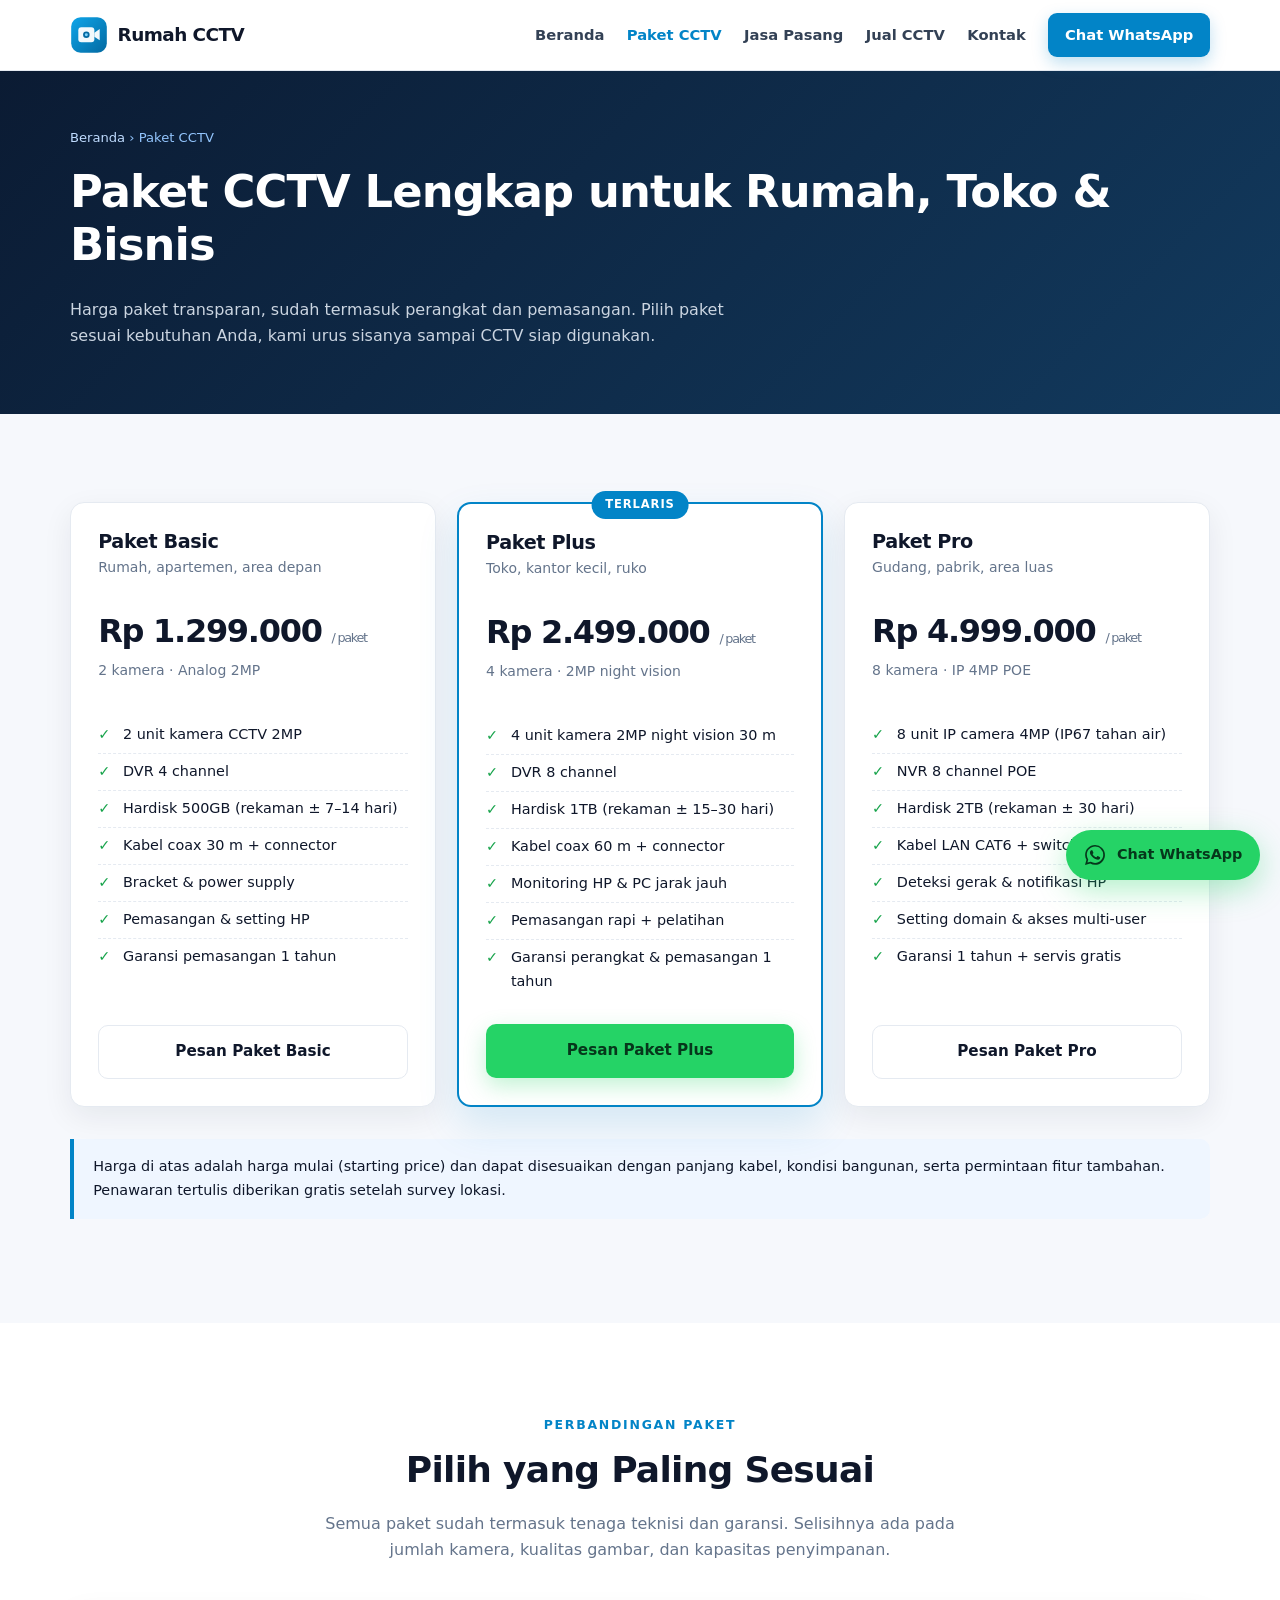
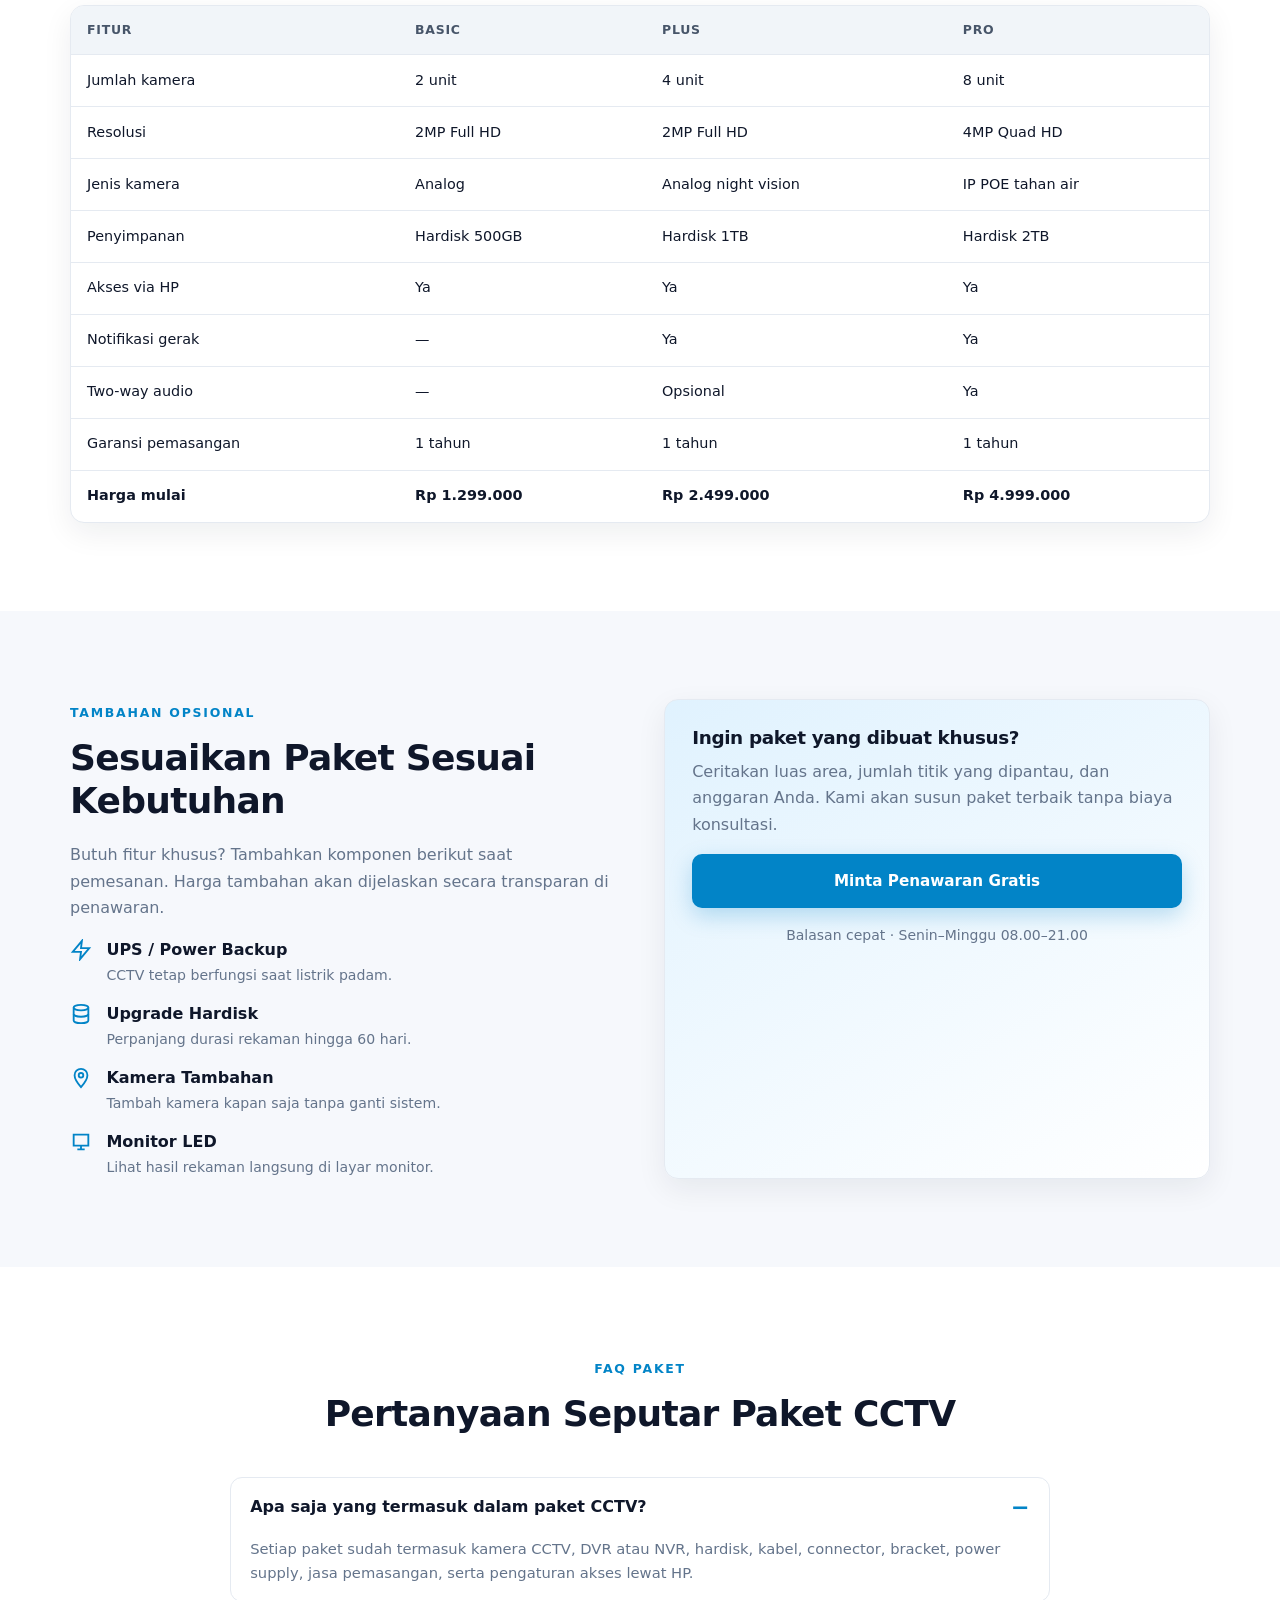
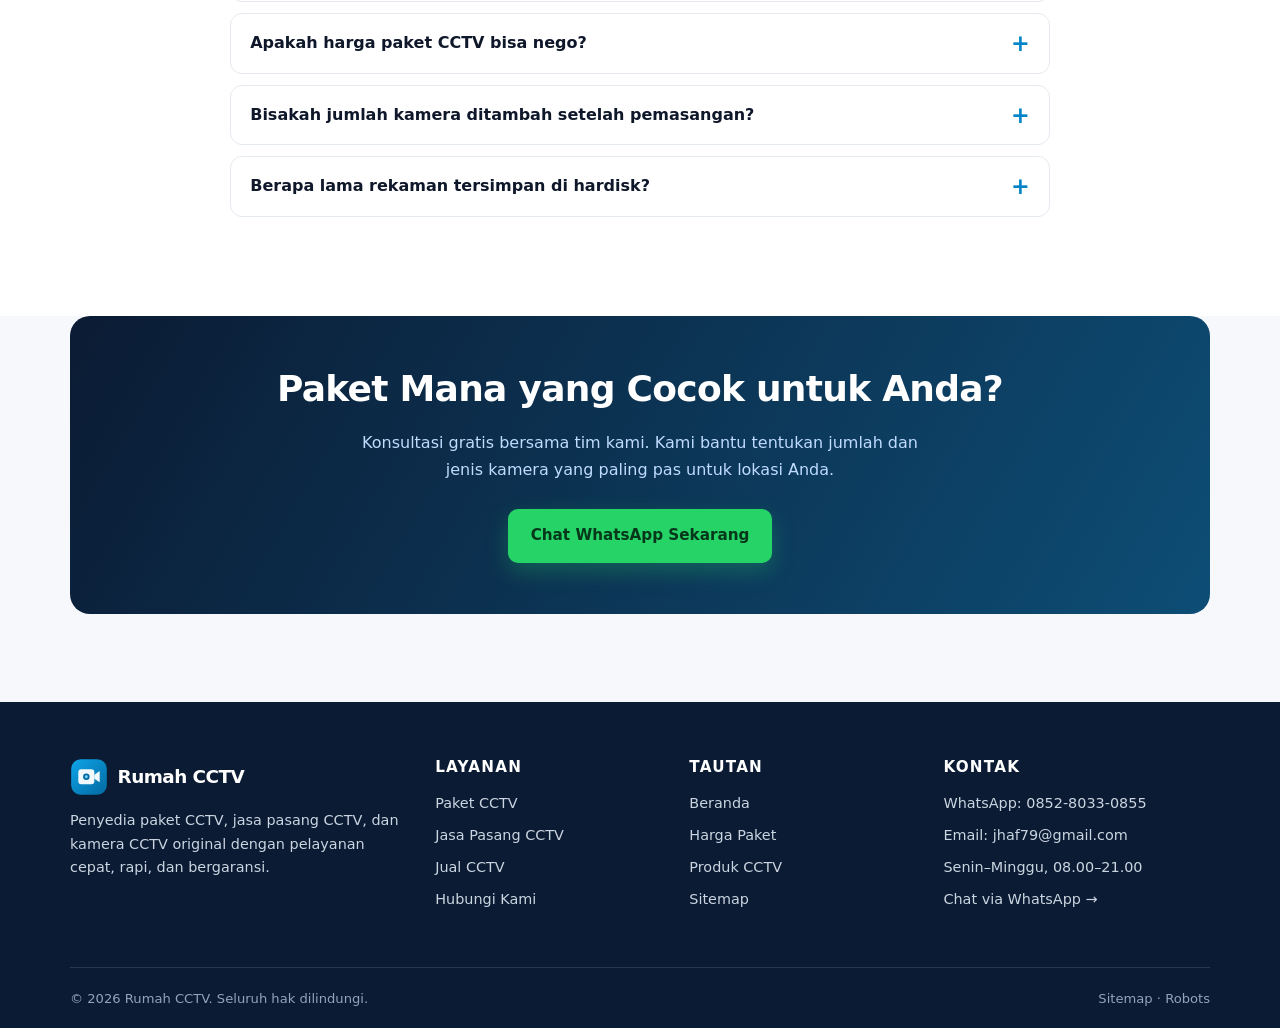
<file: paket-cctv.html>
<!DOCTYPE html>
<html lang="id">
<head>
  <meta charset="UTF-8">
  <meta name="viewport" content="width=device-width, initial-scale=1">
  <title>Paket CCTV Lengkap Rumah &amp; Toko — Harga Mulai Rp 1,3 Juta | Rumah CCTV</title>
  <meta name="description" content="Pilihan paket CCTV hemat untuk rumah, toko, kantor, dan gudang. Harga mulai Rp 1.299.000 sudah termasuk kamera, DVR, hardisk, kabel, dan pemasangan. Gratis survey!">
  <meta name="robots" content="index, follow, max-image-preview:large">
  <meta name="theme-color" content="#0b1b33">
  <link rel="canonical" href="https://rumahcctv.my.id/paket-cctv.html">
  <meta property="og:type" content="website">
  <meta property="og:site_name" content="Rumah CCTV">
  <meta property="og:locale" content="id_ID">
  <meta property="og:title" content="Paket CCTV Lengkap Rumah &amp; Toko | Rumah CCTV">
  <meta property="og:description" content="Paket CCTV mulai Rp 1.299.000, sudah termasuk perangkat dan pemasangan. Gratis survey, garansi 1 tahun.">
  <meta property="og:url" content="https://rumahcctv.my.id/paket-cctv.html">
  <meta property="og:image" content="https://rumahcctv.my.id/assets/img/og-image.png">
  <meta name="twitter:card" content="summary_large_image">
  <link rel="icon" type="image/svg+xml" href="/assets/img/favicon.svg">
  <link rel="stylesheet" href="/assets/css/style.css">
  <script type="application/ld+json">
  {
    "@context": "https://schema.org",
    "@graph": [
      {
        "@type": "Service",
        "name": "Paket CCTV Lengkap",
        "serviceType": "Paket Instalasi CCTV Rumah dan Toko",
        "provider": { "@id": "https://rumahcctv.my.id/#business" },
        "areaServed": ["Depok", "Bogor", "DKI Jakarta", "Bekasi", "Tangerang", "Banten"],
        "offers": {
          "@type": "OfferCatalog",
          "name": "Daftar Paket CCTV",
          "itemListElement": [
            {
              "@type": "Offer",
              "name": "Paket Basic - 2 Kamera",
              "price": "1299000",
              "priceCurrency": "IDR",
              "availability": "https://schema.org/InStock",
              "url": "https://rumahcctv.my.id/paket-cctv.html"
            },
            {
              "@type": "Offer",
              "name": "Paket Plus - 4 Kamera",
              "price": "2499000",
              "priceCurrency": "IDR",
              "availability": "https://schema.org/InStock",
              "url": "https://rumahcctv.my.id/paket-cctv.html"
            },
            {
              "@type": "Offer",
              "name": "Paket Pro - 8 Kamera",
              "price": "4999000",
              "priceCurrency": "IDR",
              "availability": "https://schema.org/InStock",
              "url": "https://rumahcctv.my.id/paket-cctv.html"
            }
          ]
        }
      },
      {
        "@type": "FAQPage",
        "mainEntity": [
          {"@type":"Question","name":"Apa saja yang termasuk dalam paket CCTV?","acceptedAnswer":{"@type":"Answer","text":"Setiap paket sudah termasuk kamera CCTV, DVR atau NVR, hardisk, kabel coaxial atau LAN, connector, bracket, power supply, jasa pemasangan, serta pengaturan akses lewat HP."}},
          {"@type":"Question","name":"Apakah harga paket CCTV bisa nego?","acceptedAnswer":{"@type":"Answer","text":"Harga paket sudah ditetapkan transparan. Untuk pemesanan banyak atau proyek besar, kami menyediakan penawaran khusus. Silakan konsultasi via WhatsApp."}},
          {"@type":"Question","name":"Bisakah jumlah kamera ditambah setelah pemasangan?","acceptedAnswer":{"@type":"Answer","text":"Bisa. Sistem kami bersifat modular sehingga dapat ditambah kamera baru kapan saja sesuai kebutuhan."}}
        ]
      }
    ]
  }
  </script>
  <script src="/assets/js/main.js" defer></script>
</head>
<body>
  <a class="skip-link" href="#main">Lewati ke konten</a>
  <header class="site-header">
    <div class="container header-inner">
      <a class="brand" href="/" aria-label="Rumah CCTV, beranda"><img src="/assets/img/logo.svg" alt="Logo Rumah CCTV" width="38" height="38"><span>Rumah CCTV</span></a>
      <button class="menu-toggle" type="button" aria-label="Buka menu" aria-controls="main-nav" aria-expanded="false">☰</button>
      <nav class="nav" id="main-nav" aria-label="Navigasi utama">
        <a href="/">Beranda</a>
        <a href="/paket-cctv.html" aria-current="page">Paket CCTV</a>
        <a href="/jasa-pasang-cctv.html">Jasa Pasang</a>
        <a href="/jual-cctv.html">Jual CCTV</a>
        <a href="/kontak.html">Kontak</a>
        <a class="nav__cta" href="https://wa.me/6285280330855?text=Halo%20Rumah%20CCTV%2C%20saya%20ingin%20konsultasi%20paket%20CCTV" target="_blank" rel="noopener">Chat WhatsApp</a>
      </nav>
    </div>
  </header>

  <main id="main">
    <section class="page-hero">
      <div class="container">
        <nav class="breadcrumb" aria-label="Breadcrumb"><a href="/">Beranda</a> › Paket CCTV</nav>
        <h1>Paket CCTV Lengkap untuk Rumah, Toko &amp; Bisnis</h1>
        <p>Harga paket transparan, sudah termasuk perangkat dan pemasangan. Pilih paket sesuai kebutuhan Anda, kami urus sisanya sampai CCTV siap digunakan.</p>
      </div>
    </section>

    <section class="section">
      <div class="container">
        <div class="grid grid--3">
          <article class="card price-card">
            <h3>Paket Basic</h3>
            <p class="muted small">Rumah, apartemen, area depan</p>
            <div class="price">Rp 1.299.000 <small>/ paket</small></div>
            <p class="muted small">2 kamera · Analog 2MP</p>
            <ul>
              <li>2 unit kamera CCTV 2MP</li>
              <li>DVR 4 channel</li>
              <li>Hardisk 500GB (rekaman ± 7–14 hari)</li>
              <li>Kabel coax 30 m + connector</li>
              <li>Bracket &amp; power supply</li>
              <li>Pemasangan &amp; setting HP</li>
              <li>Garansi pemasangan 1 tahun</li>
            </ul>
            <a class="btn btn--outline btn--block" href="https://wa.me/6285280330855?text=Halo%20Rumah%20CCTV%2C%20saya%20pesan%20Paket%20Basic%202%20kamera" target="_blank" rel="noopener">Pesan Paket Basic</a>
          </article>
          <article class="card price-card price-card--featured">
            <span class="price-card__badge">Terlaris</span>
            <h3>Paket Plus</h3>
            <p class="muted small">Toko, kantor kecil, ruko</p>
            <div class="price">Rp 2.499.000 <small>/ paket</small></div>
            <p class="muted small">4 kamera · 2MP night vision</p>
            <ul>
              <li>4 unit kamera 2MP night vision 30 m</li>
              <li>DVR 8 channel</li>
              <li>Hardisk 1TB (rekaman ± 15–30 hari)</li>
              <li>Kabel coax 60 m + connector</li>
              <li>Monitoring HP &amp; PC jarak jauh</li>
              <li>Pemasangan rapi + pelatihan</li>
              <li>Garansi perangkat &amp; pemasangan 1 tahun</li>
            </ul>
            <a class="btn btn--whatsapp btn--block" href="https://wa.me/6285280330855?text=Halo%20Rumah%20CCTV%2C%20saya%20pesan%20Paket%20Plus%204%20kamera" target="_blank" rel="noopener">Pesan Paket Plus</a>
          </article>
          <article class="card price-card">
            <h3>Paket Pro</h3>
            <p class="muted small">Gudang, pabrik, area luas</p>
            <div class="price">Rp 4.999.000 <small>/ paket</small></div>
            <p class="muted small">8 kamera · IP 4MP POE</p>
            <ul>
              <li>8 unit IP camera 4MP (IP67 tahan air)</li>
              <li>NVR 8 channel POE</li>
              <li>Hardisk 2TB (rekaman ± 30 hari)</li>
              <li>Kabel LAN CAT6 + switch POE</li>
              <li>Deteksi gerak &amp; notifikasi HP</li>
              <li>Setting domain &amp; akses multi-user</li>
              <li>Garansi 1 tahun + servis gratis</li>
            </ul>
            <a class="btn btn--outline btn--block" href="https://wa.me/6285280330855?text=Halo%20Rumah%20CCTV%2C%20saya%20pesan%20Paket%20Pro%208%20kamera" target="_blank" rel="noopener">Pesan Paket Pro</a>
          </article>
        </div>
        <p class="note" style="margin-top:2rem">Harga di atas adalah harga mulai (starting price) dan dapat disesuaikan dengan panjang kabel, kondisi bangunan, serta permintaan fitur tambahan. Penawaran tertulis diberikan gratis setelah survey lokasi.</p>
      </div>
    </section>

    <section class="section section--alt">
      <div class="container">
        <div class="section__head">
          <span class="eyebrow">Perbandingan Paket</span>
          <h2>Pilih yang Paling Sesuai</h2>
          <p>Semua paket sudah termasuk tenaga teknisi dan garansi. Selisihnya ada pada jumlah kamera, kualitas gambar, dan kapasitas penyimpanan.</p>
        </div>
        <div class="table-wrap">
          <table>
            <thead><tr><th>Fitur</th><th>Basic</th><th>Plus</th><th>Pro</th></tr></thead>
            <tbody>
              <tr><td>Jumlah kamera</td><td>2 unit</td><td>4 unit</td><td>8 unit</td></tr>
              <tr><td>Resolusi</td><td>2MP Full HD</td><td>2MP Full HD</td><td>4MP Quad HD</td></tr>
              <tr><td>Jenis kamera</td><td>Analog</td><td>Analog night vision</td><td>IP POE tahan air</td></tr>
              <tr><td>Penyimpanan</td><td>Hardisk 500GB</td><td>Hardisk 1TB</td><td>Hardisk 2TB</td></tr>
              <tr><td>Akses via HP</td><td>Ya</td><td>Ya</td><td>Ya</td></tr>
              <tr><td>Notifikasi gerak</td><td>—</td><td>Ya</td><td>Ya</td></tr>
              <tr><td>Two-way audio</td><td>—</td><td>Opsional</td><td>Ya</td></tr>
              <tr><td>Garansi pemasangan</td><td>1 tahun</td><td>1 tahun</td><td>1 tahun</td></tr>
              <tr><td><strong>Harga mulai</strong></td><td><strong>Rp 1.299.000</strong></td><td><strong>Rp 2.499.000</strong></td><td><strong>Rp 4.999.000</strong></td></tr>
            </tbody>
          </table>
        </div>
      </div>
    </section>

    <section class="section">
      <div class="container grid grid--2" style="gap:3rem">
        <div>
          <span class="eyebrow">Tambahan Opsional</span>
          <h2>Sesuaikan Paket Sesuai Kebutuhan</h2>
          <p class="muted">Butuh fitur khusus? Tambahkan komponen berikut saat pemesanan. Harga tambahan akan dijelaskan secara transparan di penawaran.</p>
          <div class="grid" style="gap:.9rem">
            <div class="benefit"><svg viewBox="0 0 24 24" fill="none" stroke="currentColor" stroke-width="2"><path d="M13 2 3 14h9l-1 8 10-12h-9z"/></svg><div><strong>UPS / Power Backup</strong><p>CCTV tetap berfungsi saat listrik padam.</p></div></div>
            <div class="benefit"><svg viewBox="0 0 24 24" fill="none" stroke="currentColor" stroke-width="2"><ellipse cx="12" cy="5" rx="8" ry="3"/><path d="M4 5v14c0 1.7 3.6 3 8 3s8-1.3 8-3V5"/><path d="M4 12c0 1.7 3.6 3 8 3s8-1.3 8-3"/></svg><div><strong>Upgrade Hardisk</strong><p>Perpanjang durasi rekaman hingga 60 hari.</p></div></div>
            <div class="benefit"><svg viewBox="0 0 24 24" fill="none" stroke="currentColor" stroke-width="2"><path d="M12 2a7 7 0 0 0-7 7c0 5 7 13 7 13s7-8 7-13a7 7 0 0 0-7-7Z"/><circle cx="12" cy="9" r="2.5"/></svg><div><strong>Kamera Tambahan</strong><p>Tambah kamera kapan saja tanpa ganti sistem.</p></div></div>
            <div class="benefit"><svg viewBox="0 0 24 24" fill="none" stroke="currentColor" stroke-width="2"><path d="M4 4h16v12H4z"/><path d="M8 20h8M12 16v4"/></svg><div><strong>Monitor LED</strong><p>Lihat hasil rekaman langsung di layar monitor.</p></div></div>
          </div>
        </div>
        <div class="card" style="background:linear-gradient(150deg,#e0f2fe,#fff)">
          <h3>Ingin paket yang dibuat khusus?</h3>
          <p class="muted">Ceritakan luas area, jumlah titik yang dipantau, dan anggaran Anda. Kami akan susun paket terbaik tanpa biaya konsultasi.</p>
          <a class="btn btn--primary btn--block" href="https://wa.me/6285280330855?text=Halo%20Rumah%20CCTV%2C%20saya%20ingin%20paket%20CCTV%20custom%20sesuai%20lokasi%20saya" target="_blank" rel="noopener">Minta Penawaran Gratis</a>
          <p class="small muted center" style="margin:1rem 0 0">Balasan cepat · Senin–Minggu 08.00–21.00</p>
        </div>
      </div>
    </section>

    <section class="section section--alt">
      <div class="container" style="max-width:820px">
        <div class="section__head"><span class="eyebrow">FAQ Paket</span><h2>Pertanyaan Seputar Paket CCTV</h2></div>
        <div class="faq">
          <details open><summary>Apa saja yang termasuk dalam paket CCTV?</summary><p>Setiap paket sudah termasuk kamera CCTV, DVR atau NVR, hardisk, kabel, connector, bracket, power supply, jasa pemasangan, serta pengaturan akses lewat HP.</p></details>
          <details><summary>Apakah harga paket CCTV bisa nego?</summary><p>Harga paket sudah ditetapkan transparan. Untuk pemesanan banyak atau proyek besar, kami menyediakan penawaran khusus. Silakan konsultasi via WhatsApp.</p></details>
          <details><summary>Bisakah jumlah kamera ditambah setelah pemasangan?</summary><p>Bisa. Sistem kami bersifat modular sehingga dapat ditambah kamera baru kapan saja sesuai kebutuhan.</p></details>
          <details><summary>Berapa lama rekaman tersimpan di hardisk?</summary><p>Tergantung kapasitas hardisk dan jumlah kamera. Paket Basic sekitar 7–14 hari, Plus 15–30 hari, dan Pro hingga 30 hari atau lebih.</p></details>
        </div>
      </div>
    </section>

    <section class="section" style="padding-top:0">
      <div class="container"><div class="cta-band">
        <h2>Paket Mana yang Cocok untuk Anda?</h2>
        <p>Konsultasi gratis bersama tim kami. Kami bantu tentukan jumlah dan jenis kamera yang paling pas untuk lokasi Anda.</p>
        <a class="btn btn--whatsapp" href="https://wa.me/6285280330855?text=Halo%20Rumah%20CCTV%2C%20tolong%20bantu%20pilih%20paket%20CCTV%20yang%20cocok" target="_blank" rel="noopener">Chat WhatsApp Sekarang</a>
      </div></div>
    </section>
  </main>

  <footer class="site-footer">
    <div class="container">
      <div class="footer-grid">
        <div><a class="brand" href="/"><img src="/assets/img/logo.svg" alt="Logo Rumah CCTV" width="38" height="38"><span>Rumah CCTV</span></a><p>Penyedia paket CCTV, jasa pasang CCTV, dan kamera CCTV original dengan pelayanan cepat, rapi, dan bergaransi.</p></div>
        <div><h3>Layanan</h3><ul><li><a href="/paket-cctv.html">Paket CCTV</a></li><li><a href="/jasa-pasang-cctv.html">Jasa Pasang CCTV</a></li><li><a href="/jual-cctv.html">Jual CCTV</a></li><li><a href="/kontak.html">Hubungi Kami</a></li></ul></div>
        <div><h3>Tautan</h3><ul><li><a href="/">Beranda</a></li><li><a href="/paket-cctv.html">Harga Paket</a></li><li><a href="/jual-cctv.html">Produk CCTV</a></li><li><a href="/sitemap.xml">Sitemap</a></li></ul></div>
        <div><h3>Kontak</h3><ul><li>WhatsApp: 0852-8033-0855</li><li>Email: jhaf79@gmail.com</li><li>Senin–Minggu, 08.00–21.00</li><li><a href="https://wa.me/6285280330855?text=Halo%20Rumah%20CCTV" target="_blank" rel="noopener">Chat via WhatsApp →</a></li></ul></div>
      </div>
      <div class="footer-bottom"><span>© <span id="year">2026</span> Rumah CCTV. Seluruh hak dilindungi.</span><span><a href="/sitemap.xml">Sitemap</a> · <a href="/robots.txt">Robots</a></span></div>
    </div>
  </footer>

  <a class="wa-float" href="https://wa.me/6285280330855?text=Halo%20Rumah%20CCTV%2C%20saya%20butuh%20bantuan" target="_blank" rel="noopener" aria-label="Chat via WhatsApp">
    <svg viewBox="0 0 24 24" aria-hidden="true"><path d="M12.04 2C6.58 2 2.13 6.45 2.13 11.91c0 1.75.46 3.45 1.32 4.95L2 22l5.25-1.38a9.9 9.9 0 0 0 4.79 1.22h.01c5.46 0 9.91-4.45 9.91-9.91 0-2.65-1.03-5.14-2.9-7.01A9.82 9.82 0 0 0 12.04 2Zm0 18.02h-.01a8.2 8.2 0 0 1-4.18-1.15l-.3-.18-3.11.82.83-3.03-.2-.31a8.18 8.18 0 0 1-1.26-4.36c0-4.52 3.68-8.2 8.21-8.2 2.19 0 4.25.85 5.8 2.4a8.15 8.15 0 0 1 2.4 5.8c0 4.52-3.68 8.19-8.18 8.19Zm4.5-6.13c-.25-.13-1.46-.72-1.69-.8-.23-.08-.39-.13-.56.13-.16.25-.64.8-.78.97-.14.16-.29.18-.53.06-.25-.13-1.04-.38-1.98-1.22-.73-.65-1.23-1.46-1.37-1.71-.14-.25-.01-.38.11-.5.11-.11.25-.29.37-.43.13-.14.17-.25.25-.42.08-.16.04-.31-.02-.44-.06-.13-.56-1.35-.77-1.84-.2-.49-.4-.42-.56-.43h-.48c-.16 0-.44.06-.67.31-.23.25-.88.86-.88 2.1s.9 2.43 1.02 2.6c.13.16 1.77 2.7 4.29 3.79.6.26 1.07.41 1.43.53.6.19 1.15.16 1.58.1.48-.07 1.46-.6 1.67-1.17.2-.58.2-1.07.14-1.17-.06-.11-.23-.16-.48-.29Z"/></svg>
    <span>Chat WhatsApp</span>
  </a>
</body>
</html>
</file>
<file: assets/css/style.css>
/* Rumah CCTV - lightweight stylesheet (no external dependencies) */
:root {
  --bg: #f6f8fc;
  --surface: #ffffff;
  --ink: #0f172a;
  --muted: #64748b;
  --line: #e5eaf1;
  --primary: #0284c7;
  --primary-2: #0ea5e9;
  --navy: #0b1b33;
  --navy-2: #12294b;
  --accent: #f59e0b;
  --green: #16a34a;
  --radius: 14px;
  --shadow: 0 10px 30px rgba(15, 23, 42, .07);
  --shadow-hover: 0 18px 40px rgba(2, 132, 199, .14);
  --max: 1140px;
}

* { box-sizing: border-box; }
html { scroll-behavior: smooth; -webkit-text-size-adjust: 100%; }
body {
  margin: 0;
  background: var(--bg);
  color: var(--ink);
  font-family: system-ui, -apple-system, "Segoe UI", Roboto, Helvetica, Arial, sans-serif;
  font-size: 16px;
  line-height: 1.65;
  -webkit-font-smoothing: antialiased;
}
img, svg { max-width: 100%; }
img { height: auto; display: block; }
a { color: var(--primary); text-decoration: none; }
a:hover { text-decoration: underline; }
h1, h2, h3, h4 { line-height: 1.2; margin: 0 0 .55em; letter-spacing: -.02em; }
h1 { font-size: clamp(2rem, 4.6vw, 3.2rem); }
h2 { font-size: clamp(1.6rem, 3.2vw, 2.25rem); }
h3 { font-size: 1.15rem; }
p { margin: 0 0 1rem; }
ul { margin: 0 0 1rem; padding-left: 1.2rem; }
:focus-visible { outline: 3px solid var(--primary-2); outline-offset: 3px; border-radius: 6px; }
.container { width: min(100% - 2.5rem, var(--max)); margin-inline: auto; }
.section { padding: clamp(3.5rem, 7vw, 5.5rem) 0; }
.section--alt { background: var(--surface); }
.section__head { max-width: 680px; margin: 0 auto 2.6rem; text-align: center; }
.section__head p { color: var(--muted); margin-bottom: 0; }
.eyebrow {
  display: inline-block; font-size: .78rem; font-weight: 800; letter-spacing: .14em;
  text-transform: uppercase; color: var(--primary); margin-bottom: .8rem;
}
.lead { font-size: 1.08rem; color: #cbd5e1; max-width: 620px; }
.muted { color: var(--muted); }
.small { font-size: .875rem; }
.center { text-align: center; }

/* Header */
.site-header {
  position: sticky; top: 0; z-index: 50; background: rgba(255,255,255,.94);
  backdrop-filter: blur(10px); border-bottom: 1px solid var(--line);
}
.header-inner { display: flex; align-items: center; justify-content: space-between; gap: 1rem; min-height: 70px; }
.brand { display: inline-flex; align-items: center; gap: .6rem; color: var(--ink); font-weight: 800; font-size: 1.15rem; letter-spacing: -.03em; }
.brand:hover { text-decoration: none; }
.brand img { width: 38px; height: 38px; }
.brand span b { color: var(--primary); }
.nav { display: flex; align-items: center; gap: 1.4rem; }
.nav a { color: #334155; font-size: .92rem; font-weight: 600; }
.nav a:hover, .nav a[aria-current="page"] { color: var(--primary); text-decoration: none; }
.nav__cta { background: var(--primary); color: #fff !important; padding: .6rem 1.05rem; border-radius: 9px; font-weight: 700 !important; box-shadow: 0 6px 16px rgba(2,132,199,.25); }
.nav__cta:hover { background: #0369a1; text-decoration: none !important; }
.menu-toggle {
  display: none; border: 1px solid var(--line); background: #fff; border-radius: 9px;
  padding: .5rem .7rem; cursor: pointer; font-size: 1.3rem; line-height: 1; color: var(--ink);
}

/* Buttons */
.btn {
  display: inline-flex; align-items: center; justify-content: center; gap: .55rem;
  padding: .85rem 1.35rem; border-radius: 10px; font-weight: 700; font-size: .95rem;
  border: 1px solid transparent; cursor: pointer; transition: transform .18s ease, box-shadow .18s ease, background .18s ease;
  text-decoration: none !important;
}
.btn:hover { transform: translateY(-2px); text-decoration: none; }
.btn--whatsapp { background: #25d366; color: #06371b; box-shadow: 0 8px 22px rgba(37,211,102,.28); }
.btn--whatsapp:hover { background: #1fbd5b; }
.btn--primary { background: var(--primary); color: #fff; box-shadow: 0 8px 22px rgba(2,132,199,.25); }
.btn--primary:hover { background: #0369a1; }
.btn--ghost { border-color: rgba(255,255,255,.4); color: #fff; background: rgba(255,255,255,.06); }
.btn--ghost:hover { background: rgba(255,255,255,.14); }
.btn--outline { border-color: var(--line); color: var(--ink); background: #fff; }
.btn--outline:hover { border-color: var(--primary); color: var(--primary); }
.btn--block { width: 100%; }
.btn svg { width: 19px; height: 19px; flex: none; }

/* Hero */
.hero {
  position: relative; overflow: hidden; color: #fff; padding: clamp(4rem, 8vw, 6.5rem) 0 5rem;
  background: radial-gradient(900px 500px at 85% -10%, rgba(14,165,233,.35), transparent 60%),
              linear-gradient(135deg, var(--navy) 0%, var(--navy-2) 60%, #0d3a5c 100%);
}
.hero::after {
  content: ""; position: absolute; inset: 0; pointer-events: none; opacity: .25;
  background-image: linear-gradient(rgba(255,255,255,.06) 1px, transparent 1px), linear-gradient(90deg, rgba(255,255,255,.06) 1px, transparent 1px);
  background-size: 48px 48px; mask-image: linear-gradient(to bottom, #000, transparent 85%);
}
.hero__grid { position: relative; z-index: 1; display: grid; grid-template-columns: 1.1fr .9fr; gap: 3rem; align-items: center; }
.hero h1 { color: #fff; }
.hero h1 em { font-style: normal; color: #7dd3fc; }
.hero .lead { color: #cbd5e1; }
.hero__actions { display: flex; flex-wrap: wrap; gap: .8rem; margin: 1.8rem 0 1.5rem; }
.hero__trust { display: flex; flex-wrap: wrap; gap: .55rem 1.2rem; font-size: .87rem; color: #cbd5e1; }
.hero__trust span { display: inline-flex; align-items: center; gap: .4rem; }
.hero__trust svg { width: 17px; height: 17px; color: #4ade80; }

.hero-card {
  background: rgba(255,255,255,.07); border: 1px solid rgba(255,255,255,.16);
  border-radius: 20px; padding: 1.4rem; box-shadow: 0 25px 60px rgba(0,0,0,.25); backdrop-filter: blur(6px);
}
.hero-card__top { display: flex; align-items: center; justify-content: space-between; gap: 1rem; margin-bottom: 1rem; }
.hero-card__top strong { font-size: .95rem; }
.live-dot { display: inline-flex; align-items: center; gap: .4rem; color: #86efac; font-size: .75rem; font-weight: 700; }
.live-dot::before { content: ""; width: 8px; height: 8px; border-radius: 50%; background: #4ade80; box-shadow: 0 0 0 4px rgba(74,222,128,.15); }
.cam-frame {
  aspect-ratio: 16 / 10; border-radius: 12px; overflow: hidden; position: relative;
  background: linear-gradient(160deg, #1e3a5f, #0a1628 70%);
  display: grid; place-items: center;
}
.cam-frame svg { width: 100%; height: 100%; }
.cam-frame__label {
  position: absolute; left: 12px; top: 10px; font-size: .7rem; font-weight: 700;
  background: rgba(0,0,0,.5); padding: .2rem .5rem; border-radius: 5px; letter-spacing: .04em;
}
.cam-frame__time { position: absolute; right: 12px; bottom: 10px; font-size: .7rem; background: rgba(0,0,0,.5); padding: .2rem .5rem; border-radius: 5px; }
.hero-card__foot { display: flex; gap: .6rem; margin-top: 1rem; }
.hero-card__foot div { flex: 1; background: rgba(255,255,255,.06); border-radius: 9px; padding: .6rem .75rem; }
.hero-card__foot small { display: block; color: #94a3b8; font-size: .7rem; }
.hero-card__foot strong { font-size: .9rem; }

/* Stats */
.stats { background: #fff; border-bottom: 1px solid var(--line); }
.stats__grid { display: grid; grid-template-columns: repeat(4, 1fr); }
.stat { padding: 1.8rem 1rem; text-align: center; border-right: 1px solid var(--line); }
.stat:last-child { border-right: 0; }
.stat strong { display: block; font-size: 1.9rem; color: var(--primary); letter-spacing: -.03em; }
.stat span { font-size: .85rem; color: var(--muted); }

/* Cards & grids */
.grid { display: grid; gap: 1.3rem; }
.grid--3 { grid-template-columns: repeat(3, 1fr); }
.grid--4 { grid-template-columns: repeat(4, 1fr); }
.grid--2 { grid-template-columns: repeat(2, 1fr); }
.card {
  background: var(--surface); border: 1px solid var(--line); border-radius: var(--radius);
  padding: 1.7rem; box-shadow: var(--shadow); transition: transform .2s ease, box-shadow .2s ease, border-color .2s ease;
}
.card:hover { transform: translateY(-4px); box-shadow: var(--shadow-hover); border-color: #bae6fd; }
.card__icon {
  width: 46px; height: 46px; border-radius: 12px; display: grid; place-items: center;
  background: #e0f2fe; color: var(--primary); margin-bottom: 1rem;
}
.card__icon svg { width: 24px; height: 24px; }
.card p:last-child { margin-bottom: 0; }
.card__link { font-weight: 700; font-size: .9rem; display: inline-flex; align-items: center; gap: .3rem; margin-top: .4rem; }

/* Pricing */
.price-card { position: relative; display: flex; flex-direction: column; }
.price-card--featured { border: 2px solid var(--primary); box-shadow: var(--shadow-hover); }
.price-card__badge {
  position: absolute; top: -13px; left: 50%; transform: translateX(-50%); white-space: nowrap;
  background: var(--primary); color: #fff; font-size: .72rem; font-weight: 800; letter-spacing: .08em;
  text-transform: uppercase; padding: .3rem .85rem; border-radius: 99px;
}
.price-card h3 { font-size: 1.2rem; margin-bottom: .2rem; }
.price-card .price { font-size: 2rem; font-weight: 800; letter-spacing: -.04em; color: var(--ink); margin: .6rem 0 .1rem; }
.price-card .price small { font-size: .8rem; font-weight: 500; color: var(--muted); }
.price-card ul { list-style: none; padding: 0; margin: 1.2rem 0 1.5rem; font-size: .9rem; flex: 1; }
.price-card li { padding: .38rem 0 .38rem 1.55rem; position: relative; border-bottom: 1px dashed var(--line); }
.price-card li::before { content: "✓"; position: absolute; left: 0; color: var(--green); font-weight: 900; }
.price-card li:last-child { border-bottom: 0; }

/* Product */
.product { overflow: hidden; padding: 0; display: flex; flex-direction: column; }
.product__img { aspect-ratio: 4 / 3; background: linear-gradient(145deg, #e8f3fb, #d6e8f5); display: grid; place-items: center; }
.product__img svg { width: 78%; height: 78%; }
.product__body { padding: 1.3rem; display: flex; flex-direction: column; flex: 1; }
.product__tag { font-size: .7rem; font-weight: 800; text-transform: uppercase; letter-spacing: .08em; color: var(--primary); }
.product__body h3 { margin: .3rem 0 .45rem; }
.product__body p { font-size: .87rem; color: var(--muted); flex: 1; }
.product__price { font-weight: 800; font-size: 1.15rem; margin-bottom: .9rem; }
.product__price small { display: block; font-size: .72rem; font-weight: 500; color: var(--muted); }

/* Steps */
.steps { counter-reset: step; }
.step { position: relative; padding-left: 4rem; margin-bottom: 1.8rem; }
.step:last-child { margin-bottom: 0; }
.step::before {
  counter-increment: step; content: counter(step); position: absolute; left: 0; top: 0;
  width: 42px; height: 42px; border-radius: 12px; background: var(--primary); color: #fff;
  display: grid; place-items: center; font-weight: 800;
}
.step:not(:last-child)::after { content: ""; position: absolute; left: 20px; top: 48px; bottom: -22px; width: 2px; background: #bae6fd; }
.step h3 { margin-bottom: .25rem; }
.step p { color: var(--muted); font-size: .92rem; margin: 0; }

/* Benefits */
.benefit { display: flex; gap: .9rem; align-items: flex-start; }
.benefit svg { width: 22px; height: 22px; color: var(--primary); flex: none; margin-top: 2px; }
.benefit strong { display: block; }
.benefit p { font-size: .88rem; color: var(--muted); margin: 0; }

/* Table */
.table-wrap { overflow-x: auto; border: 1px solid var(--line); border-radius: var(--radius); background: #fff; box-shadow: var(--shadow); }
table { border-collapse: collapse; width: 100%; min-width: 620px; font-size: .9rem; }
th, td { text-align: left; padding: .85rem 1rem; border-bottom: 1px solid var(--line); }
th { background: #f1f5f9; font-size: .78rem; text-transform: uppercase; letter-spacing: .06em; color: #475569; }
tbody tr:last-child td { border-bottom: 0; }
tbody tr:hover { background: #f8fbff; }

/* Testimonials */
.quote { font-size: .95rem; color: #334155; }
.stars { color: var(--accent); letter-spacing: 2px; margin-bottom: .7rem; }
.person { display: flex; align-items: center; gap: .75rem; margin-top: 1.2rem; }
.avatar { width: 42px; height: 42px; border-radius: 50%; background: #e0f2fe; color: var(--primary); display: grid; place-items: center; font-weight: 800; flex: none; }
.person strong { display: block; font-size: .9rem; }
.person small { color: var(--muted); font-size: .78rem; }

/* FAQ */
.faq details { background: #fff; border: 1px solid var(--line); border-radius: 12px; margin-bottom: .7rem; overflow: hidden; }
.faq summary { cursor: pointer; padding: 1rem 1.2rem; font-weight: 700; list-style: none; display: flex; justify-content: space-between; gap: 1rem; align-items: center; }
.faq summary::-webkit-details-marker { display: none; }
.faq summary::after { content: "+"; color: var(--primary); font-size: 1.4rem; line-height: 1; flex: none; }
.faq details[open] summary::after { content: "−"; }
.faq details p { padding: 0 1.2rem 1rem; color: var(--muted); font-size: .92rem; margin: 0; }

/* CTA band */
.cta-band { background: linear-gradient(120deg, var(--navy), #0d4d75); color: #fff; border-radius: 20px; padding: clamp(2rem, 5vw, 3.2rem); text-align: center; }
.cta-band h2 { color: #fff; }
.cta-band p { color: #bfdbfe; max-width: 580px; margin-inline: auto; }
.cta-band .btn { margin-top: .6rem; }

/* Page hero */
.page-hero { background: linear-gradient(135deg, var(--navy), #123a5e); color: #fff; padding: 3.5rem 0 4rem; }
.page-hero h1 { color: #fff; font-size: clamp(1.9rem, 4vw, 2.8rem); }
.page-hero p { color: #cbd5e1; max-width: 680px; margin: 0; }
.breadcrumb { font-size: .82rem; color: #93c5fd; margin-bottom: 1rem; }
.breadcrumb a { color: #bfdbfe; }

/* Contact */
.contact-grid { display: grid; grid-template-columns: 1fr 1fr; gap: 1.5rem; align-items: start; }
.contact-list { list-style: none; padding: 0; }
.contact-list li { display: flex; gap: .9rem; padding: .8rem 0; border-bottom: 1px solid var(--line); }
.contact-list li:last-child { border-bottom: 0; }
.contact-list svg { width: 21px; height: 21px; color: var(--primary); flex: none; }
.contact-list span { display: block; }
.contact-list small { color: var(--muted); }
.form-row { display: grid; grid-template-columns: 1fr 1fr; gap: .9rem; }
label { display: block; font-size: .85rem; font-weight: 700; margin-bottom: .35rem; }
input, select, textarea {
  width: 100%; padding: .75rem .85rem; border: 1px solid var(--line); border-radius: 9px;
  font: inherit; font-size: .92rem; background: #fff; color: var(--ink); margin-bottom: .9rem;
}
textarea { min-height: 110px; resize: vertical; }
input:focus, select:focus, textarea:focus { border-color: var(--primary-2); outline: 3px solid #e0f2fe; }

/* Footer */
.site-footer { background: var(--navy); color: #cbd5e1; padding: 3.5rem 0 1.2rem; font-size: .9rem; }
.footer-grid { display: grid; grid-template-columns: 1.5fr 1fr 1fr 1.2fr; gap: 2rem; margin-bottom: 2.5rem; }
.site-footer h3 { color: #fff; font-size: .95rem; text-transform: uppercase; letter-spacing: .08em; margin-bottom: 1rem; }
.site-footer a { color: #cbd5e1; }
.site-footer a:hover { color: #fff; }
.site-footer ul { list-style: none; padding: 0; }
.site-footer li { margin-bottom: .5rem; }
.site-footer .brand { color: #fff; margin-bottom: .8rem; }
.footer-bottom { border-top: 1px solid rgba(255,255,255,.12); padding-top: 1.2rem; display: flex; justify-content: space-between; flex-wrap: wrap; gap: .5rem; font-size: .82rem; color: #94a3b8; }
.footer-bottom a { color: #94a3b8; }

/* Floating WhatsApp */
.wa-float {
  position: fixed; right: 20px; bottom: 20px; z-index: 60; display: inline-flex; align-items: center; gap: .6rem;
  background: #25d366; color: #06371b; padding: .8rem 1.1rem; border-radius: 99px; font-weight: 800; font-size: .9rem;
  box-shadow: 0 10px 30px rgba(37,211,102,.35); transition: transform .2s ease;
}
.wa-float:hover { transform: translateY(-3px) scale(1.02); text-decoration: none; }
.wa-float svg { width: 24px; height: 24px; fill: currentColor; }
.wa-float span { display: none; }
@media (min-width: 768px) { .wa-float span { display: inline; } }

/* Utilities */
.badge-row { display: flex; flex-wrap: wrap; gap: .5rem; }
.badge { background: #e0f2fe; color: #075985; font-size: .78rem; font-weight: 700; padding: .35rem .7rem; border-radius: 99px; }
.note { background: #eff6ff; border-left: 4px solid var(--primary); padding: 1rem 1.2rem; border-radius: 0 10px 10px 0; font-size: .9rem; }
.sr-only { position: absolute; width: 1px; height: 1px; padding: 0; margin: -1px; overflow: hidden; clip: rect(0,0,0,0); white-space: nowrap; border: 0; }
.skip-link { position: absolute; left: -9999px; top: 0; background: #fff; padding: .6rem 1rem; z-index: 100; }
.skip-link:focus { left: 10px; top: 10px; }

/* Responsive */
@media (max-width: 960px) {
  .hero__grid { grid-template-columns: 1fr; }
  .hero-card { max-width: 520px; }
  .grid--4 { grid-template-columns: repeat(2, 1fr); }
  .footer-grid { grid-template-columns: repeat(2, 1fr); }
}
@media (max-width: 760px) {
  .menu-toggle { display: block; }
  .nav {
    display: none; position: absolute; top: 70px; left: 0; right: 0; background: #fff;
    flex-direction: column; align-items: stretch; gap: 0; padding: .6rem 1.25rem 1.2rem;
    border-bottom: 1px solid var(--line); box-shadow: var(--shadow);
  }
  .nav.is-open { display: flex; }
  .nav a { padding: .7rem 0; border-bottom: 1px solid var(--line); }
  .nav__cta { margin-top: .8rem; text-align: center; border-bottom: 0 !important; }
  .grid--3, .grid--2, .contact-grid, .form-row { grid-template-columns: 1fr; }
  .stats__grid { grid-template-columns: repeat(2, 1fr); }
  .stat:nth-child(2) { border-right: 0; }
  .stat:nth-child(-n+2) { border-bottom: 1px solid var(--line); }
  .footer-grid { grid-template-columns: 1fr; gap: 1.5rem; }
}
@media (max-width: 480px) {
  .grid--4 { grid-template-columns: 1fr; }
  .stats__grid { grid-template-columns: 1fr 1fr; }
  .hero__actions .btn { width: 100%; }
  .wa-float { right: 14px; bottom: 14px; padding: .85rem; }
  .container { width: min(100% - 1.8rem, var(--max)); }
}
@media (prefers-reduced-motion: reduce) {
  *, *::before, *::after { scroll-behavior: auto !important; transition: none !important; animation: none !important; }
}
</file>
